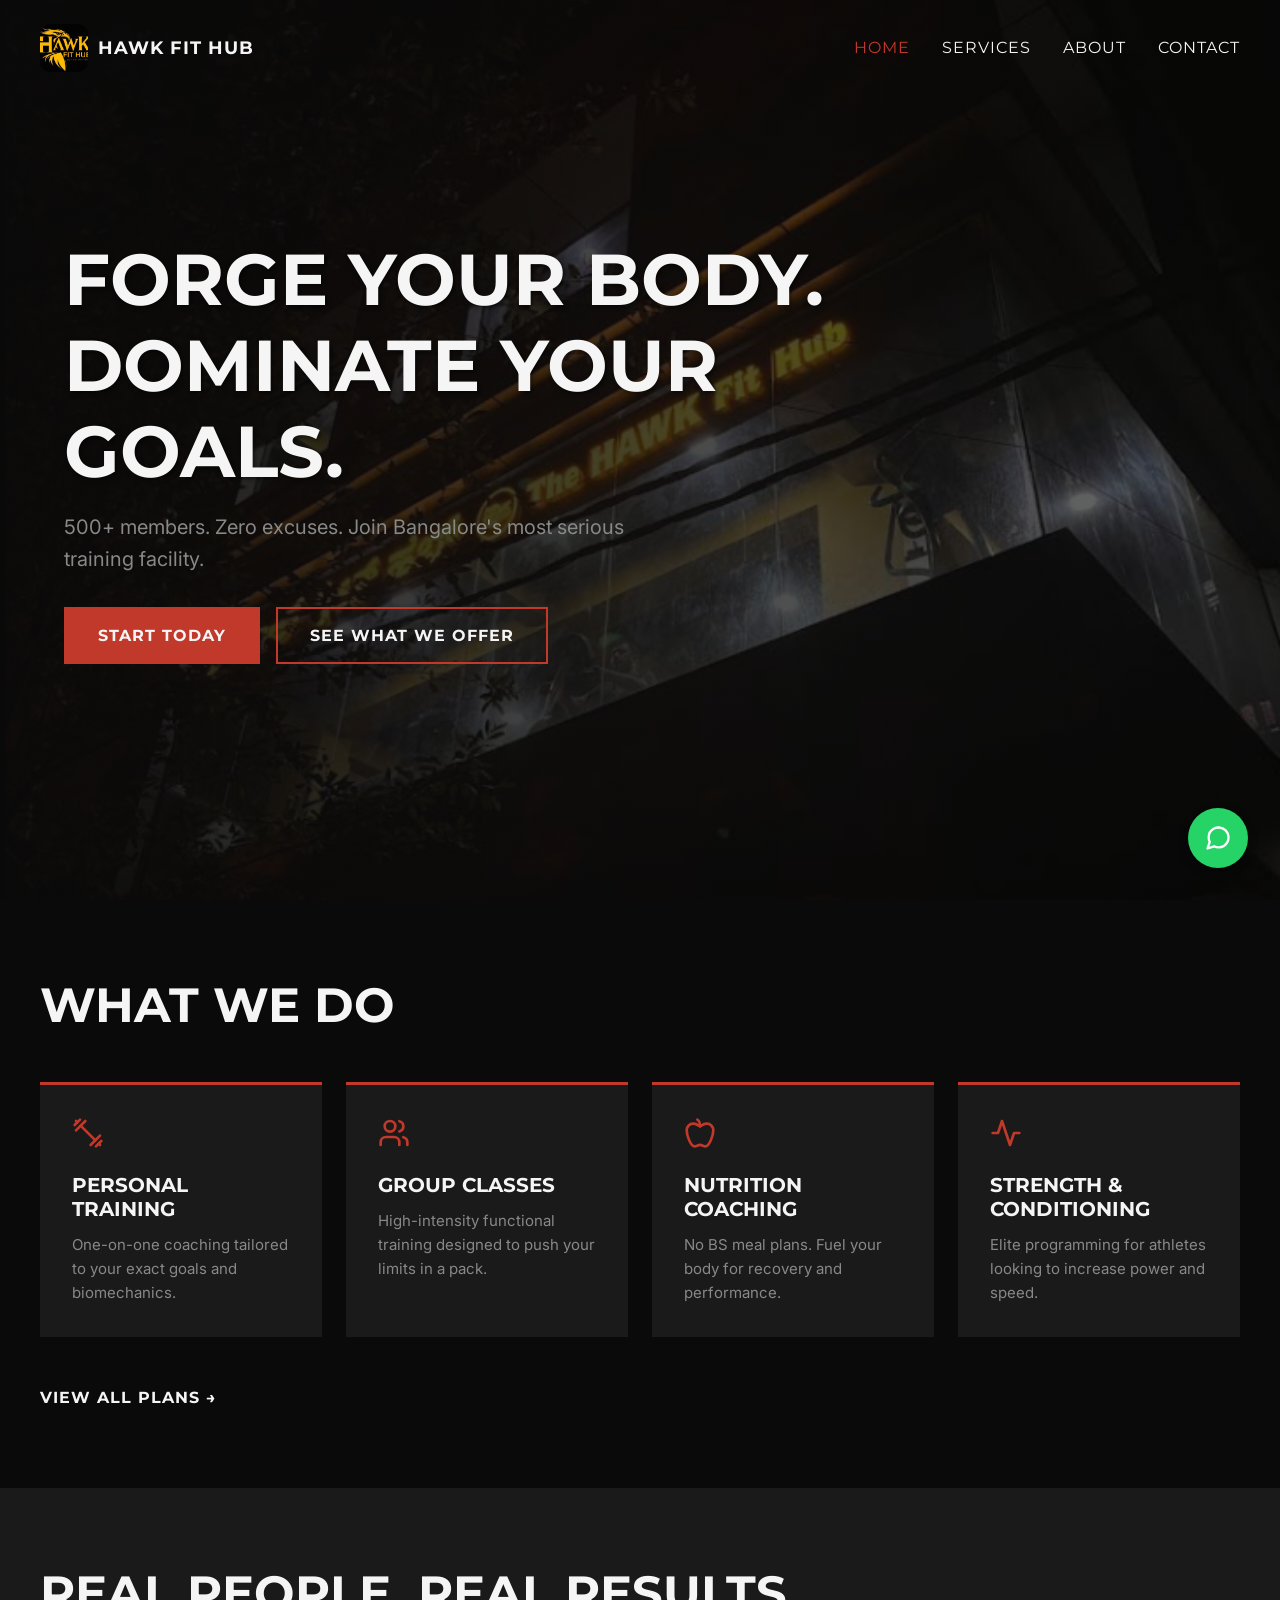
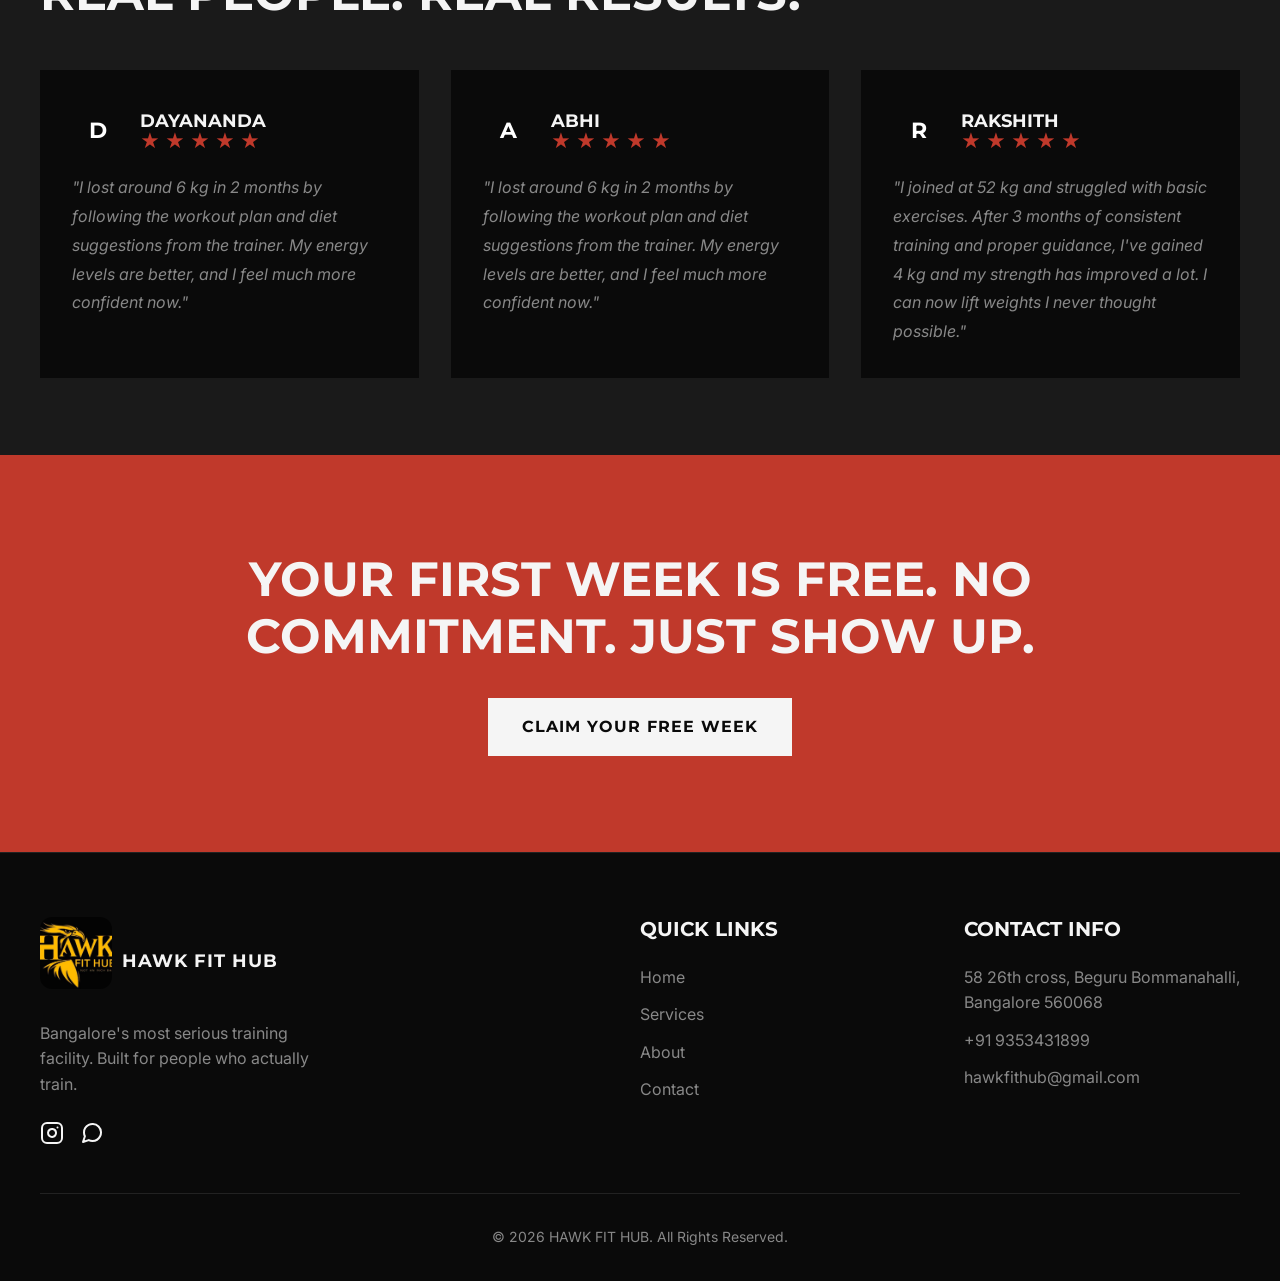
<file: frontend/index.html>
<!DOCTYPE html>
<html lang="en">
<head>
    <meta charset="UTF-8">
    <meta name="viewport" content="width=device-width, initial-scale=1.0">
    <title>HAWK FIT HUB| Home — Bangalore's Premier Gym</title>
    <meta name="description" content="Forge your body and dominate your goals at HAWK FIT HUB. Join Bangalore's most serious training facility with elite personal training and group classes.">
    
    <!-- Open Graph Meta Tags -->
    <meta property="og:title" content="HAWK FIT HUB | Home — Bangalore's Premier Gym">
    <meta property="og:description" content="Forge your body and dominate your goals at HAWK FIT HUB. Join Bangalore's most serious training facility.">
    <meta property="og:image" content="assets/images/hero-bg.png">
    <meta property="og:type" content="website">

    <!-- Google Fonts: Montserrat (700) & Inter (400) -->
    <link rel="preconnect" href="https://fonts.googleapis.com">
    <link rel="preconnect" href="https://fonts.gstatic.com" crossorigin>
    <link href="https://fonts.googleapis.com/css2?family=Inter:wght@400&family=Montserrat:wght@700&display=swap" rel="stylesheet">
    
    <!-- Stylesheet -->
    <link rel="stylesheet" href="css/style.css">

    <!-- Favicon -->
    <link rel="icon" type="image/png" href="assets/images/logo.png">
</head>
<body>

    <!-- NAVBAR -->
    <header class="header">
        <div class="container header__container">
            <a href="index.html" class="logo" aria-label="HAWK FIT HUB Home">
                <img src="assets/images/logo.png" alt="HAWK FIT HUB Logo" class="logo__img">
                <span class="logo__name">HAWK <span class="logo__name-highlight">FIT HUB</span></span>
            </a>

            <button class="nav-toggle" aria-controls="primary-navigation" aria-expanded="false" aria-label="Toggle navigation">
                <span class="hamburger"></span>
            </button>

            <nav class="nav" id="primary-navigation">
                <ul class="nav__list">
                    <li class="nav__item"><a href="index.html" class="nav__link active">Home</a></li>
                    <li class="nav__item"><a href="services.html" class="nav__link">Services</a></li>
                    <li class="nav__item"><a href="about.html" class="nav__link">About</a></li>
                    <li class="nav__item"><a href="contact.html" class="nav__link">Contact</a></li>
                </ul>
            </nav>
        </div>
    </header>

    <main>
        <!-- HERO SECTION -->
        <section class="hero scroll-animate">
            <div class="hero__bg-image" style="background-image: url('assets/images/home-bg.png');" aria-hidden="true"></div>
            <div class="hero__overlay"></div>
            <div class="container hero__container">
                <h1 class="hero__title">Forge Your Body.<br>Dominate Your Goals.</h1>
                <p class="hero__subtitle">500+ members. Zero excuses. Join Bangalore's most serious training facility.</p>
                <div class="hero__actions">
                    <a href="contact.html" class="btn btn--primary">Start Today</a>
                    <a href="services.html" class="btn btn--secondary">See What We Offer</a>
                </div>
            </div>
        </section>

        <!-- SERVICES SECTION PREVIEW -->
        <section class="services-preview scroll-animate">
            <div class="container">
                <h2 class="section-title">What We Do</h2>
                
                <div class="grid services-grid">
                    <!-- Card 1 -->
                    <article class="card service-card">
                        <div class="service-card__icon">
                            <!-- Dumbbell SVG -->
                            <svg xmlns="http://www.w3.org/2000/svg" width="32" height="32" viewBox="0 0 24 24" fill="none" stroke="currentColor" stroke-width="2" stroke-linecap="round" stroke-linejoin="round" aria-hidden="true"><path d="m6.5 6.5 11 11"/><path d="m21 21-1-1"/><path d="m3 3 1 1"/><path d="m18 22 4-4"/><path d="m2 6 4-4"/><path d="m3 10 7-7"/><path d="m14 21 7-7"/></svg>
                        </div>
                        <h3 class="service-card__title">Personal Training</h3>
                        <p class="service-card__desc">One-on-one coaching tailored to your exact goals and biomechanics.</p>
                    </article>
                    
                    <!-- Card 2 -->
                    <article class="card service-card">
                        <div class="service-card__icon">
                            <!-- Users SVG -->
                            <svg xmlns="http://www.w3.org/2000/svg" width="32" height="32" viewBox="0 0 24 24" fill="none" stroke="currentColor" stroke-width="2" stroke-linecap="round" stroke-linejoin="round" aria-hidden="true"><path d="M16 21v-2a4 4 0 0 0-4-4H6a4 4 0 0 0-4 4v2"/><circle cx="9" cy="7" r="4"/><path d="M22 21v-2a4 4 0 0 0-3-3.87"/><path d="M16 3.13a4 4 0 0 1 0 7.75"/></svg>
                        </div>
                        <h3 class="service-card__title">Group Classes</h3>
                        <p class="service-card__desc">High-intensity functional training designed to push your limits in a pack.</p>
                    </article>
                    
                    <!-- Card 3 -->
                    <article class="card service-card">
                        <div class="service-card__icon">
                            <!-- Apple/Nutrition SVG -->
                            <svg xmlns="http://www.w3.org/2000/svg" width="32" height="32" viewBox="0 0 24 24" fill="none" stroke="currentColor" stroke-width="2" stroke-linecap="round" stroke-linejoin="round" aria-hidden="true"><path d="M12 20.94c1.5 0 2.75 1.06 4 1.06 3 0 6-8 6-12.22A4.91 4.91 0 0 0 17 5c-2.22 0-4 1.44-5 2-1-.56-2.78-2-5-2a4.9 4.9 0 0 0-5 4.78C2 14 5 22 8 22c1.25 0 2.5-1.06 4-1.06Z"/><path d="M10 2c1 .5 2 2 2 5"/></svg>
                        </div>
                        <h3 class="service-card__title">Nutrition Coaching</h3>
                        <p class="service-card__desc">No BS meal plans. Fuel your body for recovery and performance.</p>
                    </article>

                    <!-- Card 4 -->
                    <article class="card service-card">
                        <div class="service-card__icon">
                            <!-- Activity/Strength SVG -->
                            <svg xmlns="http://www.w3.org/2000/svg" width="32" height="32" viewBox="0 0 24 24" fill="none" stroke="currentColor" stroke-width="2" stroke-linecap="round" stroke-linejoin="round" aria-hidden="true"><polyline points="22 12 18 12 15 21 9 3 6 12 2 12"/></svg>
                        </div>
                        <h3 class="service-card__title">Strength & Conditioning</h3>
                        <p class="service-card__desc">Elite programming for athletes looking to increase power and speed.</p>
                    </article>
                </div>

                <div class="services-preview__actions">
                    <a href="services.html" class="link-forward">View All Plans &rarr;</a>
                </div>
            </div>
        </section>

        <!-- TESTIMONIALS SECTION -->
        <section class="testimonials scroll-animate">
            <div class="container">
                <h2 class="section-title">Real People. Real Results.</h2>
                
                <div class="testimonials-scroll-container">
                    <div class="grid testimonials-grid">
                        <!-- Testimonial 1 -->
                        <article class="card testimonial-card">
                            <div class="testimonial-card__header">
                                <div class="testimonial-card__avatar testimonial-card__initials">D</div>
                                <div class="testimonial-card__meta">
                                    <h3 class="testimonial-card__name">Dayananda</h3>
                                    <div class="testimonial-card__rating" aria-label="5 out of 5 stars">
                                        <span class="star" aria-hidden="true">★</span>
                                        <span class="star" aria-hidden="true">★</span>
                                        <span class="star" aria-hidden="true">★</span>
                                        <span class="star" aria-hidden="true">★</span>
                                        <span class="star" aria-hidden="true">★</span>
                                    </div>
                                </div>
                            </div>
                            <blockquote class="testimonial-card__quote">
                                "I lost around 6 kg in 2 months by following the workout plan and diet suggestions from the trainer. My energy levels are better, and I feel much more confident now."
                            </blockquote>
                        </article>

                        <!-- Testimonial 2 -->
                        <article class="card testimonial-card">
                            <div class="testimonial-card__header">
                                <div class="testimonial-card__avatar testimonial-card__initials">A</div>
                                <div class="testimonial-card__meta">
                                    <h3 class="testimonial-card__name">Abhi</h3>
                                    <div class="testimonial-card__rating" aria-label="5 out of 5 stars">
                                        <span class="star" aria-hidden="true">★</span>
                                        <span class="star" aria-hidden="true">★</span>
                                        <span class="star" aria-hidden="true">★</span>
                                        <span class="star" aria-hidden="true">★</span>
                                        <span class="star" aria-hidden="true">★</span>
                                    </div>
                                </div>
                            </div>
                            <blockquote class="testimonial-card__quote">
                                "I lost around 6 kg in 2 months by following the workout plan and diet suggestions from the trainer. My energy levels are better, and I feel much more confident now."
                            </blockquote>
                        </article>

                        <!-- Testimonial 3 -->
                        <article class="card testimonial-card">
                            <div class="testimonial-card__header">
                                <div class="testimonial-card__avatar testimonial-card__initials">R</div>
                                <div class="testimonial-card__meta">
                                    <h3 class="testimonial-card__name">Rakshith</h3>
                                    <div class="testimonial-card__rating" aria-label="5 out of 5 stars">
                                        <span class="star" aria-hidden="true">★</span>
                                        <span class="star" aria-hidden="true">★</span>
                                        <span class="star" aria-hidden="true">★</span>
                                        <span class="star" aria-hidden="true">★</span>
                                        <span class="star" aria-hidden="true">★</span>
                                    </div>
                                </div>
                            </div>
                            <blockquote class="testimonial-card__quote">
                                "I joined at 52 kg and struggled with basic exercises. After 3 months of consistent training and proper guidance, I've gained 4 kg and my strength has improved a lot. I can now lift weights I never thought possible."
                            </blockquote>
                        </article>
                        </article>
                    </div>
                </div>
            </div>
        </section>

        <!-- CTA BANNER -->
        <section class="cta-banner scroll-animate">
            <div class="container cta-banner__container">
                <h2 class="cta-banner__title">Your First Week Is Free. No Commitment. Just Show Up.</h2>
                <a href="contact.html" class="btn btn--white">Claim Your Free Week</a>
            </div>
        </section>
    </main>

    <!-- FOOTER -->
    <footer class="footer">
        <div class="container">
            <div class="footer__grid">
                <div class="footer__brand">
                    <a href="index.html" class="logo" aria-label="HAWK FIT HUB Home">
                        <img src="assets/images/logo.png" alt="HAWK FIT HUB Logo" class="logo__img">
                <span class="logo__name">HAWK <span class="logo__name-highlight">FIT HUB</span></span>
                    </a>
                    <p class="footer__tagline">Bangalore's most serious training facility. Built for people who actually train.</p>
                    <div class="footer__socials">
                        <a href="https://www.instagram.com/the_hawk_fit_hub?igsh=dXppMDlpM3NiemNj" class="social-icon" aria-label="Instagram" target="_blank" rel="noopener noreferrer">
                            <svg xmlns="http://www.w3.org/2000/svg" width="24" height="24" viewBox="0 0 24 24" fill="none" stroke="currentColor" stroke-width="2" stroke-linecap="round" stroke-linejoin="round" aria-hidden="true"><rect x="2" y="2" width="20" height="20" rx="5" ry="5"/><path d="M16 11.37A4 4 0 1 1 12.63 8 4 4 0 0 1 16 11.37z"/><line x1="17.5" y1="6.5" x2="17.51" y2="6.5"/></svg>
                        </a>
                        <a href="https://chat.whatsapp.com/H2py6tObTTh8CZz2gb2GZh?mode=gi_ttsApp" class="social-icon" aria-label="WhatsApp Group" target="_blank" rel="noopener noreferrer">
                            <svg xmlns="http://www.w3.org/2000/svg" width="24" height="24" viewBox="0 0 24 24" fill="none" stroke="currentColor" stroke-width="2" stroke-linecap="round" stroke-linejoin="round" aria-hidden="true"><path d="M21 11.5a8.38 8.38 0 0 1-.9 3.8 8.5 8.5 0 0 1-7.6 4.7 8.38 8.38 0 0 1-3.8-.9L3 21l1.9-5.7a8.38 8.38 0 0 1-.9-3.8 8.5 8.5 0 0 1 4.7-7.6 8.38 8.38 0 0 1 3.8-.9h.5a8.48 8.48 0 0 1 8 8v.5z"/></svg>
                        </a>

                    </div>
                </div>
                
                <div class="footer__links">
                    <h3 class="footer__heading">Quick Links</h3>
                    <ul class="footer__list">
                        <li><a href="index.html">Home</a></li>
                        <li><a href="services.html">Services</a></li>
                        <li><a href="about.html">About</a></li>
                        <li><a href="contact.html">Contact</a></li>
                    </ul>
                </div>

                <div class="footer__contact">
                    <h3 class="footer__heading">Contact Info</h3>
                    <ul class="footer__list">
                        <li>58 26th cross, Beguru Bommanahalli, Bangalore 560068</li>
                        <li><a href="tel:+919353431899">+91 9353431899</a></li>
                        <li><a href="mailto:hawkfithub@gmail.com">hawkfithub@gmail.com</a></li>
                    </ul>
                </div>
            </div>
            
            <hr class="footer__divider">
            
            <div class="footer__bottom">
                <p>&copy; 2026 HAWK FIT HUB. All Rights Reserved.</p>
            </div>
        </div>
    </footer>

    <!-- FLOATING WHATSAPP BUTTON -->
    <a href="https://chat.whatsapp.com/H2py6tObTTh8CZz2gb2GZh?mode=gi_ttsApp" class="whatsapp-float" aria-label="Chat with us on WhatsApp" target="_blank" rel="noopener noreferrer">
        <svg xmlns="http://www.w3.org/2000/svg" width="28" height="28" viewBox="0 0 24 24" fill="none" stroke="currentColor" stroke-width="2" stroke-linecap="round" stroke-linejoin="round" aria-hidden="true"><path d="M21 11.5a8.38 8.38 0 0 1-.9 3.8 8.5 8.5 0 0 1-7.6 4.7 8.38 8.38 0 0 1-3.8-.9L3 21l1.9-5.7a8.38 8.38 0 0 1-.9-3.8 8.5 8.5 0 0 1 4.7-7.6 8.38 8.38 0 0 1 3.8-.9h.5a8.48 8.48 0 0 1 8 8v.5z"/></svg>
    </a>

    <!-- Scripts -->
    <script src="js/main.js"></script>
</body>
</html>
</file>
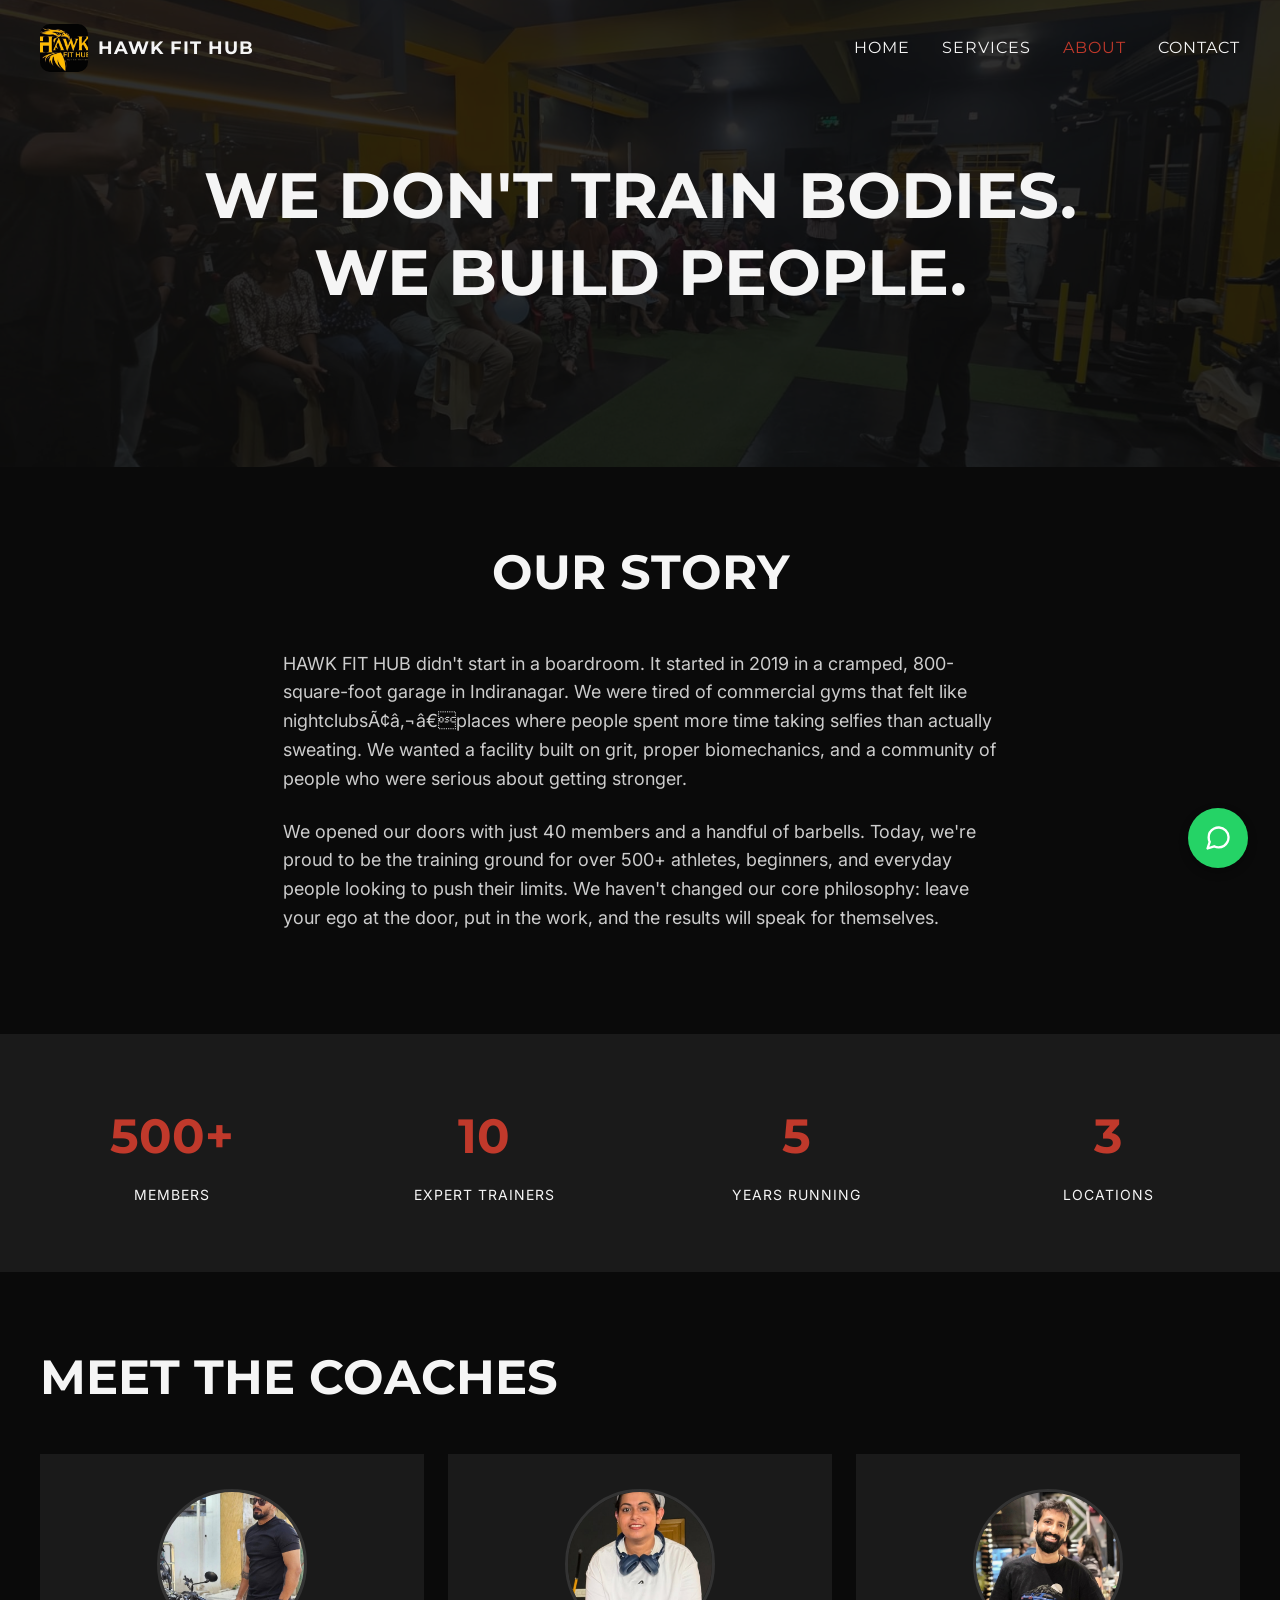
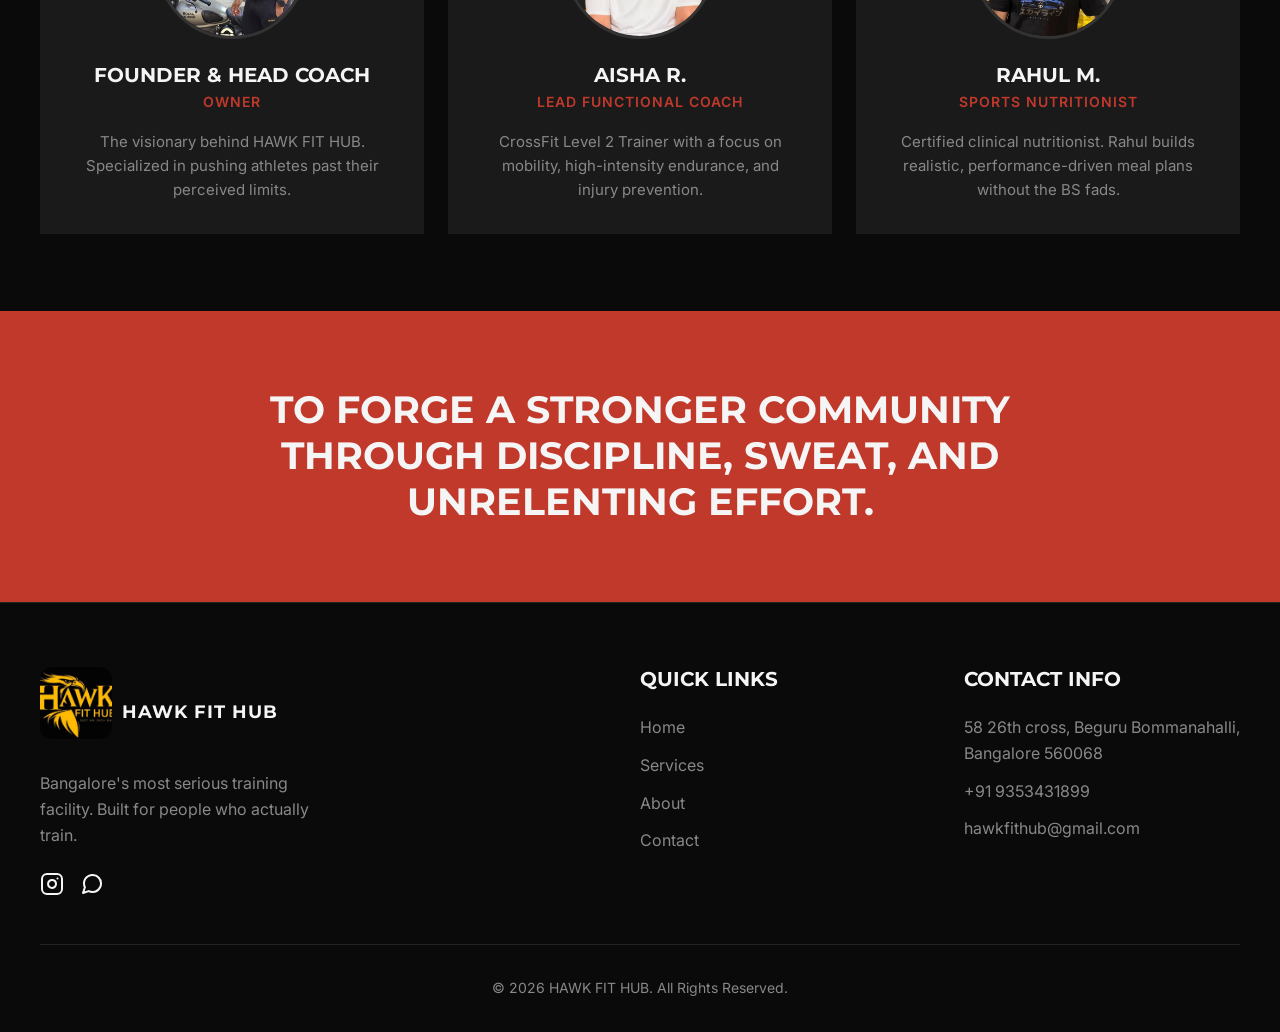
<file: frontend/about.html>
<!DOCTYPE html>
<html lang="en">
<head>
    <meta charset="UTF-8">
    <meta name="viewport" content="width=device-width, initial-scale=1.0">
    <title>HAWK FIT HUB | About Us</title>
    <meta name="description" content="Founded in 2019, HAWK FIT HUB is Bangalore's premier training facility. We don't train bodies, we build people.">
    
    <!-- Open Graph Meta Tags -->
    <meta property="og:title" content="HAWK FIT HUB | About Us">
    <meta property="og:description" content="Learn more about Bangalore's most serious training facility.">
    <meta property="og:image" content="assets/images/about-hero.png">
    <meta property="og:type" content="website">

    <!-- Google Fonts -->
    <link rel="preconnect" href="https://fonts.googleapis.com">
    <link rel="preconnect" href="https://fonts.gstatic.com" crossorigin>
    <link href="https://fonts.googleapis.com/css2?family=Inter:wght@400;600&family=Montserrat:wght@700&display=swap" rel="stylesheet">
    
    <!-- Stylesheet -->
    <link rel="stylesheet" href="css/style.css">

    <!-- Favicon -->
    <link rel="icon" type="image/png" href="assets/images/logo.png">
</head>
<body>

    <!-- NAVBAR -->
    <header class="header">
        <div class="container header__container">
            <a href="index.html" class="logo" aria-label="HAWK FIT HUB Home">
                <img src="assets/images/logo.png" alt="HAWK FIT HUB Logo" class="logo__img">
                <span class="logo__name">HAWK <span class="logo__name-highlight">FIT HUB</span></span>
            </a>

            <button class="nav-toggle" aria-controls="primary-navigation" aria-expanded="false" aria-label="Toggle navigation">
                <span class="hamburger"></span>
            </button>

            <nav class="nav" id="primary-navigation">
                <ul class="nav__list">
                    <li class="nav__item"><a href="index.html" class="nav__link">Home</a></li>
                    <li class="nav__item"><a href="services.html" class="nav__link">Services</a></li>
                    <li class="nav__item"><a href="about.html" class="nav__link active">About</a></li>
                    <li class="nav__item"><a href="contact.html" class="nav__link">Contact</a></li>
                </ul>
            </nav>
        </div>
    </header>

    <main class="page-about">
        <!-- ABOUT HERO SECTION -->
        <section class="about-hero scroll-animate">
            <div class="about-hero__bg" style="background-image: url('assets/images/about-bg.jpg');" aria-hidden="true"></div>
            <div class="about-hero__overlay"></div>
            <div class="container about-hero__container">
                <h1 class="about-hero__title">We Don't Train Bodies.<br>We Build People.</h1>
            </div>
        </section>

        <!-- OUR STORY -->
        <section class="story scroll-animate">
            <div class="container story__container">
                <h2 class="section-title">Our Story</h2>
                <div class="story__content">
                    <p>HAWK FIT HUB didn't start in a boardroom. It started in 2019 in a cramped, 800-square-foot garage in Indiranagar. We were tired of commercial gyms that felt like nightclubsÃ¢â‚¬â€places where people spent more time taking selfies than actually sweating. We wanted a facility built on grit, proper biomechanics, and a community of people who were serious about getting stronger.</p>
                    <p>We opened our doors with just 40 members and a handful of barbells. Today, we're proud to be the training ground for over 500+ athletes, beginners, and everyday people looking to push their limits. We haven't changed our core philosophy: leave your ego at the door, put in the work, and the results will speak for themselves.</p>
                </div>
            </div>
        </section>

        <!-- STATS BAR -->
        <section class="stats scroll-animate">
            <div class="container">
                <div class="grid stats-grid">
                    <div class="stat-item">
                        <span class="stat-item__number">500+</span>
                        <span class="stat-item__label">Members</span>
                    </div>
                    <div class="stat-item">
                        <span class="stat-item__number">10</span>
                        <span class="stat-item__label">Expert Trainers</span>
                    </div>
                    <div class="stat-item">
                        <span class="stat-item__number">5</span>
                        <span class="stat-item__label">Years Running</span>
                    </div>
                    <div class="stat-item">
                        <span class="stat-item__number">3</span>
                        <span class="stat-item__label">Locations</span>
                    </div>
                </div>
            </div>
        </section>

        <!-- TEAM SECTION -->
        <section class="team scroll-animate">
            <div class="container">
                <h2 class="section-title">Meet The Coaches</h2>
                <div class="grid team-grid">
                    
                    <!-- Trainer 1 -->
                    <article class="card trainer-card">
                        <img src="assets/images/hero.jpeg" alt="Founder & Head Coach" class="trainer-card__avatar" loading="lazy">
                        <h3 class="trainer-card__name">Founder & Head Coach</h3>
                        <p class="trainer-card__title">Owner</p>
                        <p class="trainer-card__bio">The visionary behind HAWK FIT HUB. Specialized in pushing athletes past their perceived limits.</p>
                    </article>

                    <!-- Trainer 2 -->
                    <article class="card trainer-card">
                        <img src="assets/images/trainer-2.png" alt="Aisha R. - Lead Functional Coach" class="trainer-card__avatar" loading="lazy">
                        <h3 class="trainer-card__name">Aisha R.</h3>
                        <p class="trainer-card__title">Lead Functional Coach</p>
                        <p class="trainer-card__bio">CrossFit Level 2 Trainer with a focus on mobility, high-intensity endurance, and injury prevention.</p>
                    </article>

                    <!-- Trainer 3 -->
                    <article class="card trainer-card">
                        <img src="assets/images/trainer-3.png" alt="Rahul M. - Sports Nutritionist" class="trainer-card__avatar" loading="lazy">
                        <h3 class="trainer-card__name">Rahul M.</h3>
                        <p class="trainer-card__title">Sports Nutritionist</p>
                        <p class="trainer-card__bio">Certified clinical nutritionist. Rahul builds realistic, performance-driven meal plans without the BS fads.</p>
                    </article>

                </div>
            </div>
        </section>

        <!-- MISSION BANNER -->
        <section class="mission-banner scroll-animate">
            <div class="container">
                <h2 class="mission-banner__text">To forge a stronger community through discipline, sweat, and unrelenting effort.</h2>
            </div>
        </section>

    </main>

    <!-- FOOTER -->
    <footer class="footer">
        <div class="container">
            <div class="footer__grid">
                <div class="footer__brand">
                    <a href="index.html" class="logo" aria-label="HAWK FIT HUB Home">
                        <img src="assets/images/logo.png" alt="HAWK FIT HUB Logo" class="logo__img">
                <span class="logo__name">HAWK <span class="logo__name-highlight">FIT HUB</span></span>
                    </a>
                    <p class="footer__tagline">Bangalore's most serious training facility. Built for people who actually train.</p>
                    <div class="footer__socials">
                        <a href="https://www.instagram.com/the_hawk_fit_hub?igsh=dXppMDlpM3NiemNj" class="social-icon" aria-label="Instagram" target="_blank" rel="noopener noreferrer">
                            <svg xmlns="http://www.w3.org/2000/svg" width="24" height="24" viewBox="0 0 24 24" fill="none" stroke="currentColor" stroke-width="2" stroke-linecap="round" stroke-linejoin="round" aria-hidden="true"><rect x="2" y="2" width="20" height="20" rx="5" ry="5"/><path d="M16 11.37A4 4 0 1 1 12.63 8 4 4 0 0 1 16 11.37z"/><line x1="17.5" y1="6.5" x2="17.51" y2="6.5"/></svg>
                        </a>
                        <a href="https://chat.whatsapp.com/H2py6tObTTh8CZz2gb2GZh?mode=gi_ttsApp" class="social-icon" aria-label="WhatsApp Group" target="_blank" rel="noopener noreferrer">
                            <svg xmlns="http://www.w3.org/2000/svg" width="24" height="24" viewBox="0 0 24 24" fill="none" stroke="currentColor" stroke-width="2" stroke-linecap="round" stroke-linejoin="round" aria-hidden="true"><path d="M21 11.5a8.38 8.38 0 0 1-.9 3.8 8.5 8.5 0 0 1-7.6 4.7 8.38 8.38 0 0 1-3.8-.9L3 21l1.9-5.7a8.38 8.38 0 0 1-.9-3.8 8.5 8.5 0 0 1 4.7-7.6 8.38 8.38 0 0 1 3.8-.9h.5a8.48 8.48 0 0 1 8 8v.5z"/></svg>
                        </a>

                    </div>
                </div>
                
                <div class="footer__links">
                    <h3 class="footer__heading">Quick Links</h3>
                    <ul class="footer__list">
                        <li><a href="index.html">Home</a></li>
                        <li><a href="services.html">Services</a></li>
                        <li><a href="about.html">About</a></li>
                        <li><a href="contact.html">Contact</a></li>
                    </ul>
                </div>

                <div class="footer__contact">
                    <h3 class="footer__heading">Contact Info</h3>
                    <ul class="footer__list">
                           <li>58 26th cross, Beguru Bommanahalli, Bangalore 560068</li>
                        <li><a href="tel:+919353431899">+91 9353431899</a></li>
                        <li><a href="mailto:hawkfithub@gmail.com">hawkfithub@gmail.com</a></li>
                    </ul>
                </div>
            </div>
            
            <hr class="footer__divider">
            
            <div class="footer__bottom">
                <p>&copy; 2026 HAWK FIT HUB. All Rights Reserved.</p>
            </div>
        </div>
    </footer>

    <!-- FLOATING WHATSAPP BUTTON -->
    <a href="https://chat.whatsapp.com/H2py6tObTTh8CZz2gb2GZh?mode=gi_ttsApp" class="whatsapp-float" aria-label="Chat with us on WhatsApp" target="_blank" rel="noopener noreferrer">
        <svg xmlns="http://www.w3.org/2000/svg" width="28" height="28" viewBox="0 0 24 24" fill="none" stroke="currentColor" stroke-width="2" stroke-linecap="round" stroke-linejoin="round" aria-hidden="true"><path d="M21 11.5a8.38 8.38 0 0 1-.9 3.8 8.5 8.5 0 0 1-7.6 4.7 8.38 8.38 0 0 1-3.8-.9L3 21l1.9-5.7a8.38 8.38 0 0 1-.9-3.8 8.5 8.5 0 0 1 4.7-7.6 8.38 8.38 0 0 1 3.8-.9h.5a8.48 8.48 0 0 1 8 8v.5z"/></svg>
    </a>

    <!-- Scripts -->
    <script src="js/main.js"></script>
</body>
</html>
</file>
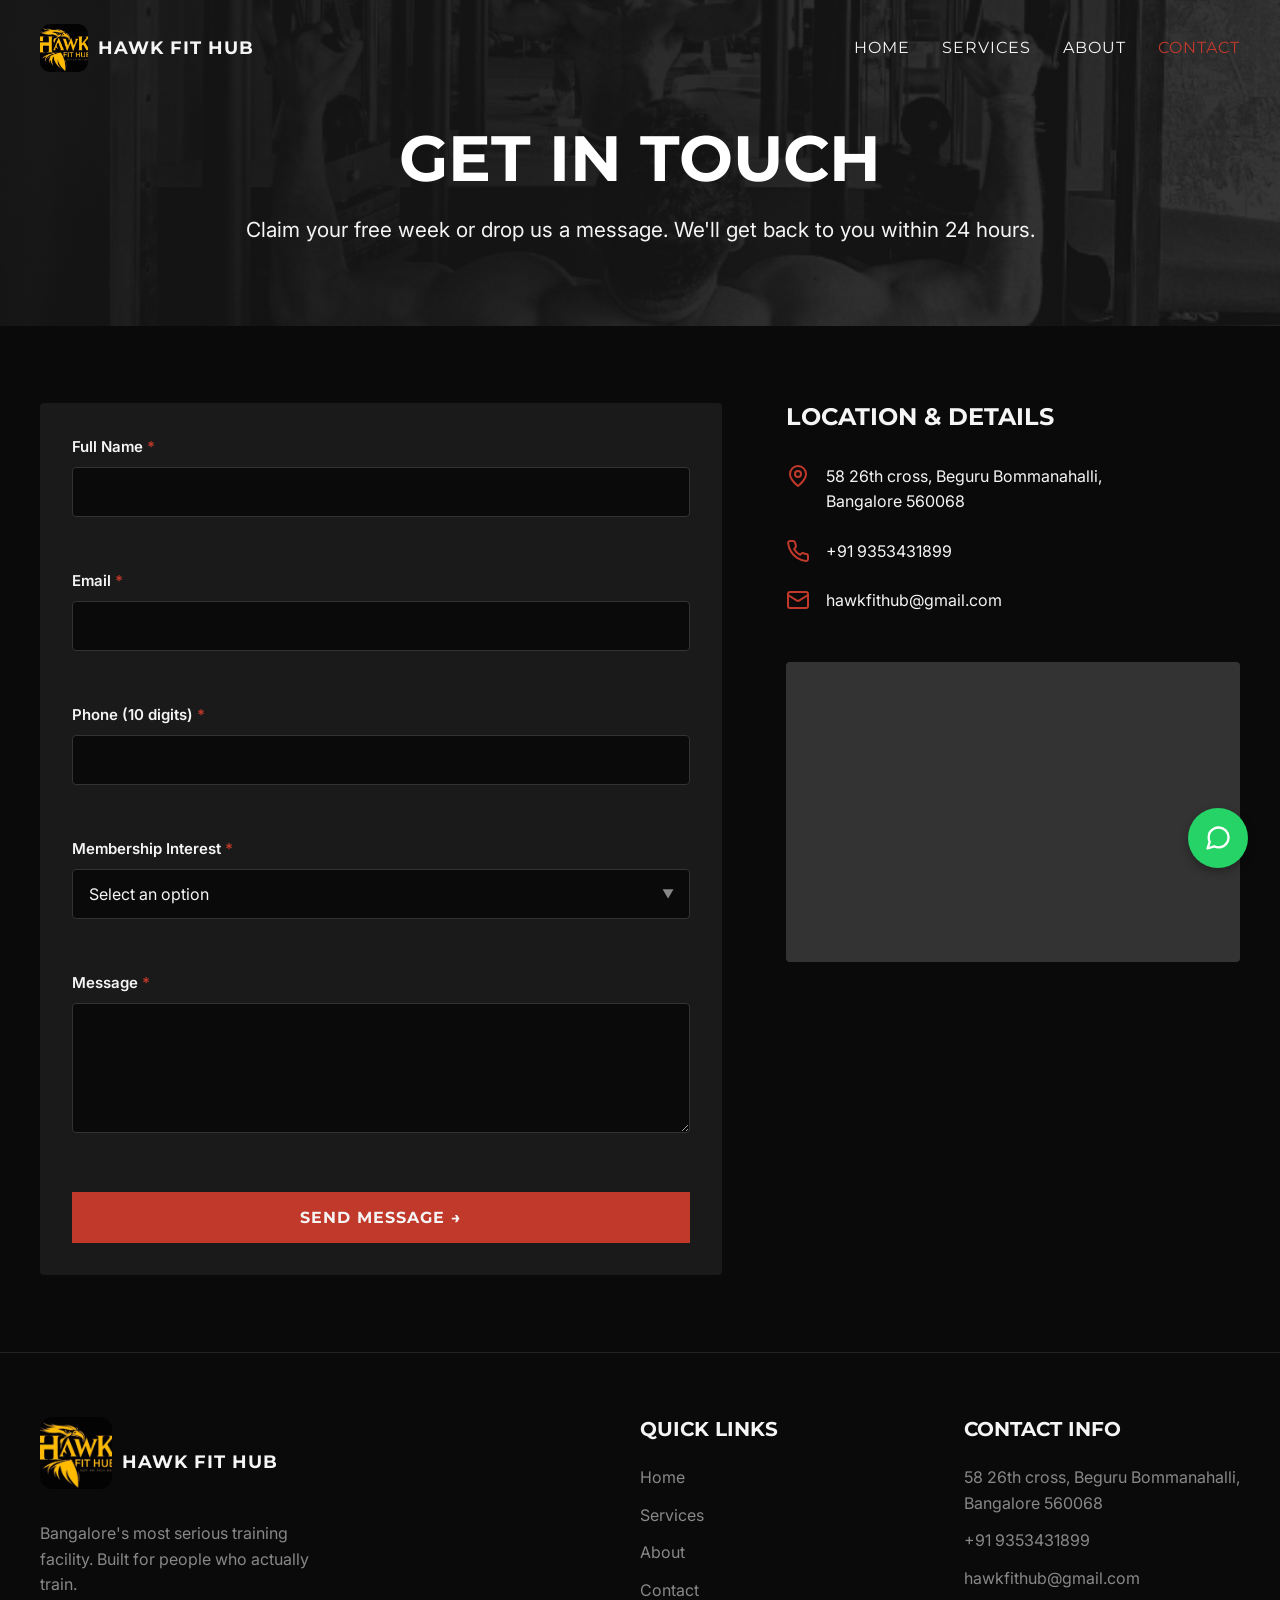
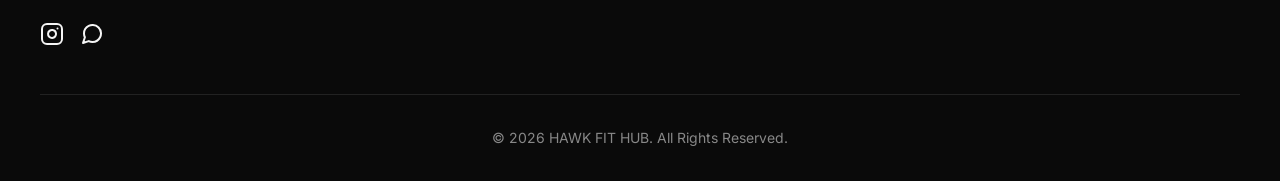
<file: frontend/contact.html>
<!DOCTYPE html>
<html lang="en">
<head>
    <meta charset="UTF-8">
    <meta name="viewport" content="width=device-width, initial-scale=1.0">
    <title>HAWK FIT HUB | Contact Us</title>
    <meta name="description" content="Get in touch with HAWK FIT HUB. Claim your free week, ask about our memberships, or find our Bangalore location.">
    
    <!-- Open Graph Meta Tags -->
    <meta property="og:title" content="HAWK FIT HUB | Contact Us">
    <meta property="og:description" content="Get in touch with Bangalore's premier training facility.">
    <meta property="og:image" content="assets/images/hero-bg.png">
    <meta property="og:type" content="website">

    <!-- Google Fonts -->
    <link rel="preconnect" href="https://fonts.googleapis.com">
    <link rel="preconnect" href="https://fonts.gstatic.com" crossorigin>
    <link href="https://fonts.googleapis.com/css2?family=Inter:wght@400;600&family=Montserrat:wght@700&display=swap" rel="stylesheet">
    
    <!-- Stylesheet -->
    <link rel="stylesheet" href="css/style.css">

    <!-- Favicon -->
    <link rel="icon" type="image/png" href="assets/images/logo.png">
</head>
<body>

    <!-- NAVBAR -->
    <header class="header">
        <div class="container header__container">
            <a href="index.html" class="logo" aria-label="HAWK FIT HUB Home">
                <img src="assets/images/logo.png" alt="HAWK FIT HUB Logo" class="logo__img">
                <span class="logo__name">HAWK <span class="logo__name-highlight">FIT HUB</span></span>
            </a>

            <button class="nav-toggle" aria-controls="primary-navigation" aria-expanded="false" aria-label="Toggle navigation">
                <span class="hamburger"></span>
            </button>

            <nav class="nav" id="primary-navigation">
                <ul class="nav__list">
                    <li class="nav__item"><a href="index.html" class="nav__link">Home</a></li>
                    <li class="nav__item"><a href="services.html" class="nav__link">Services</a></li>
                    <li class="nav__item"><a href="about.html" class="nav__link">About</a></li>
                    <li class="nav__item"><a href="contact.html" class="nav__link active">Contact</a></li>
                </ul>
            </nav>
        </div>
    </header>

    <main class="page-contact">
        <!-- PAGE HEADER -->
        <header class="page-header page-header--contact scroll-animate">
            <div class="container">
                <h1 class="page-header__title">Get In Touch</h1>
                <p class="page-header__subtitle">Claim your free week or drop us a message. We'll get back to you within 24 hours.</p>
            </div>
        </header>

        <!-- CONTACT SECTION -->
        <section class="contact scroll-animate">
            <div class="container">
                <div class="contact__grid">
                    
                    <!-- LEFT: FORM -->
                    <div class="contact__form-wrapper">
                        <!-- 'novalidate' turns off the browser's default ugly validation so our JS can take over -->
                        <form id="contact-form" class="form" novalidate>
                            
                            <!-- Success Banner (Hidden by default, shown via JS) -->
                            <div id="form-success" class="form__success" aria-live="polite" hidden>
                                Got it! We'll reach out within 24 hours.
                            </div>

                            <div class="form__group">
                                <label for="name" class="form__label">Full Name <span aria-hidden="true">*</span></label>
                                <input type="text" id="name" name="name" class="form__input" required aria-required="true">
                                <div class="form__error" id="name-error" aria-live="polite"></div>
                            </div>

                            <div class="form__group">
                                <label for="email" class="form__label">Email <span aria-hidden="true">*</span></label>
                                <input type="email" id="email" name="email" class="form__input" required aria-required="true">
                                <div class="form__error" id="email-error" aria-live="polite"></div>
                            </div>

                            <div class="form__group">
                                <label for="phone" class="form__label">Phone (10 digits) <span aria-hidden="true">*</span></label>
                                <input type="tel" id="phone" name="phone" class="form__input" required aria-required="true">
                                <div class="form__error" id="phone-error" aria-live="polite"></div>
                            </div>

                            <div class="form__group">
                                <label for="plan" class="form__label">Membership Interest <span aria-hidden="true">*</span></label>
                                <div class="form__select-wrapper">
                                    <select id="plan" name="plan" class="form__select" required aria-required="true">
                                        <option value="" disabled selected>Select an option</option>
                                        <option value="basic">Basic Plan</option>
                                        <option value="pro">Pro Plan</option>
                                        <option value="elite">Elite Plan</option>
                                        <option value="enquiry">Just Enquiring</option>
                                    </select>
                                </div>
                                <div class="form__error" id="plan-error" aria-live="polite"></div>
                            </div>

                            <div class="form__group">
                                <label for="message" class="form__label">Message <span aria-hidden="true">*</span></label>
                                <textarea id="message" name="message" class="form__textarea" rows="5" required aria-required="true"></textarea>
                                <div class="form__error" id="message-error" aria-live="polite"></div>
                            </div>

                            <button type="submit" class="btn btn--primary btn--full form__submit">
                                <span>Send Message &rarr;</span>
                            </button>
                        </form>
                    </div>

                    <!-- RIGHT: INFO & MAP -->
                    <div class="contact__info">
                        <div class="contact__details">
                            <h2 class="contact__info-title">Location & Details</h2>
                            
                            <address class="contact__address">
                                <div class="contact__detail-item">
                                    <svg xmlns="http://www.w3.org/2000/svg" width="24" height="24" viewBox="0 0 24 24" fill="none" stroke="currentColor" stroke-width="2" stroke-linecap="round" stroke-linejoin="round" aria-hidden="true"><path d="M20 10c0 6-8 12-8 12s-8-6-8-12a8 8 0 0 1 16 0Z"/><circle cx="12" cy="10" r="3"/></svg>
                                    <span>58 26th cross, Beguru Bommanahalli,<br>Bangalore 560068</span>
                                </div>
                                
                                <div class="contact__detail-item">
                                    <svg xmlns="http://www.w3.org/2000/svg" width="24" height="24" viewBox="0 0 24 24" fill="none" stroke="currentColor" stroke-width="2" stroke-linecap="round" stroke-linejoin="round" aria-hidden="true"><path d="M22 16.92v3a2 2 0 0 1-2.18 2 19.79 19.79 0 0 1-8.63-3.07 19.5 19.5 0 0 1-6-6 19.79 19.79 0 0 1-3.07-8.67A2 2 0 0 1 4.11 2h3a2 2 0 0 1 2 1.72 12.84 12.84 0 0 0 .7 2.81 2 2 0 0 1-.45 2.11L8.09 9.91a16 16 0 0 0 6 6l1.27-1.27a2 2 0 0 1 2.11-.45 12.84 12.84 0 0 0 2.81.7A2 2 0 0 1 22 16.92z"/></svg>
                                    <a href="tel:+919353431899">+91 9353431899</a>
                                </div>

                                <div class="contact__detail-item">
                                    <svg xmlns="http://www.w3.org/2000/svg" width="24" height="24" viewBox="0 0 24 24" fill="none" stroke="currentColor" stroke-width="2" stroke-linecap="round" stroke-linejoin="round" aria-hidden="true"><rect width="20" height="16" x="2" y="4" rx="2"/><path d="m22 7-8.97 5.7a1.94 1.94 0 0 1-2.06 0L2 7"/></svg>
                                    <a href="mailto:hawkfithub@gmail.com">hawkfithub@gmail.com</a>
                                </div>
                            </address>
                        </div>

                        <div class="contact__map">
                            <!-- Google Maps iframe placeholder. Replace 'src' with actual embed URL -->
                            <iframe 
                                src="https://www.google.com/maps/embed?pb=!1m18!1m12!1m3!1d3889.4105994365923!2d77.62891467512132!3d12.88129848742585!2m3!1f0!2f0!3f0!3m2!1i1024!2i768!4f13.1!3m3!1m2!1s0x3bae15645dbe445b%3A0xd014b25783a1e7e2!2sThe%20HAWK%20Fit%20Hub!5e0!3m2!1sen!2sin!4v1777469313395!5m2!1sen!2sin" 
                                width="100%" 
                                height="100%" 
                                allowfullscreen="" 
                                loading="lazy" 
                                referrerpolicy="no-referrer-when-downgrade"
                                aria-label="Map showing HAWK FIT HUB location in Indiranagar">
                            </iframe>
                        </div>
                    </div>
                </div>
            </div>
        </section>
    </main>

    <!-- FOOTER -->
    <footer class="footer">
        <div class="container">
            <div class="footer__grid">
                <div class="footer__brand">
                    <a href="index.html" class="logo" aria-label="HAWK FIT HUB Home">
                        <img src="assets/images/logo.png" alt="HAWK FIT HUB Logo" class="logo__img">
                <span class="logo__name">HAWK <span class="logo__name-highlight">FIT HUB</span></span>
                    </a>
                    <p class="footer__tagline">Bangalore's most serious training facility. Built for people who actually train.</p>
                    <div class="footer__socials">
                        <a href="https://www.instagram.com/the_hawk_fit_hub?igsh=dXppMDlpM3NiemNj" class="social-icon" aria-label="Instagram" target="_blank" rel="noopener noreferrer">
                            <svg xmlns="http://www.w3.org/2000/svg" width="24" height="24" viewBox="0 0 24 24" fill="none" stroke="currentColor" stroke-width="2" stroke-linecap="round" stroke-linejoin="round" aria-hidden="true"><rect x="2" y="2" width="20" height="20" rx="5" ry="5"/><path d="M16 11.37A4 4 0 1 1 12.63 8 4 4 0 0 1 16 11.37z"/><line x1="17.5" y1="6.5" x2="17.51" y2="6.5"/></svg>
                        </a>
                        <a href="https://chat.whatsapp.com/H2py6tObTTh8CZz2gb2GZh?mode=gi_ttsApp" class="social-icon" aria-label="WhatsApp Group" target="_blank" rel="noopener noreferrer">
                            <svg xmlns="http://www.w3.org/2000/svg" width="24" height="24" viewBox="0 0 24 24" fill="none" stroke="currentColor" stroke-width="2" stroke-linecap="round" stroke-linejoin="round" aria-hidden="true"><path d="M21 11.5a8.38 8.38 0 0 1-.9 3.8 8.5 8.5 0 0 1-7.6 4.7 8.38 8.38 0 0 1-3.8-.9L3 21l1.9-5.7a8.38 8.38 0 0 1-.9-3.8 8.5 8.5 0 0 1 4.7-7.6 8.38 8.38 0 0 1 3.8-.9h.5a8.48 8.48 0 0 1 8 8v.5z"/></svg>
                        </a>

                    </div>
                </div>
                
                <div class="footer__links">
                    <h3 class="footer__heading">Quick Links</h3>
                    <ul class="footer__list">
                        <li><a href="index.html">Home</a></li>
                        <li><a href="services.html">Services</a></li>
                        <li><a href="about.html">About</a></li>
                        <li><a href="contact.html">Contact</a></li>
                    </ul>
                </div>

                <div class="footer__contact">
                    <h3 class="footer__heading">Contact Info</h3>
                    <ul class="footer__list">
                        <li>58 26th cross, Beguru Bommanahalli, Bangalore 560068</li>
                        <li><a href="tel:+91 9353431899">+91 9353431899</a></li>
                        <li><a href="mailto:hawkfithub@gmail.com">hawkfithub@gmail.com</a></li>
                    </ul>
                </div>
            </div>
            
            <hr class="footer__divider">
            
            <div class="footer__bottom">
                <p>&copy; 2026 HAWK FIT HUB. All Rights Reserved.</p>
            </div>
        </div>
    </footer>

    <!-- FLOATING WHATSAPP BUTTON -->
    <a href="https://chat.whatsapp.com/H2py6tObTTh8CZz2gb2GZh?mode=gi_ttsApp" class="whatsapp-float" aria-label="Chat with us on WhatsApp" target="_blank" rel="noopener noreferrer">
        <svg xmlns="http://www.w3.org/2000/svg" width="28" height="28" viewBox="0 0 24 24" fill="none" stroke="currentColor" stroke-width="2" stroke-linecap="round" stroke-linejoin="round" aria-hidden="true"><path d="M21 11.5a8.38 8.38 0 0 1-.9 3.8 8.5 8.5 0 0 1-7.6 4.7 8.38 8.38 0 0 1-3.8-.9L3 21l1.9-5.7a8.38 8.38 0 0 1-.9-3.8 8.5 8.5 0 0 1 4.7-7.6 8.38 8.38 0 0 1 3.8-.9h.5a8.48 8.48 0 0 1 8 8v.5z"/></svg>
    </a>

    <!-- Scripts -->
    <script src="js/main.js"></script>
</body>
</html>
</file>
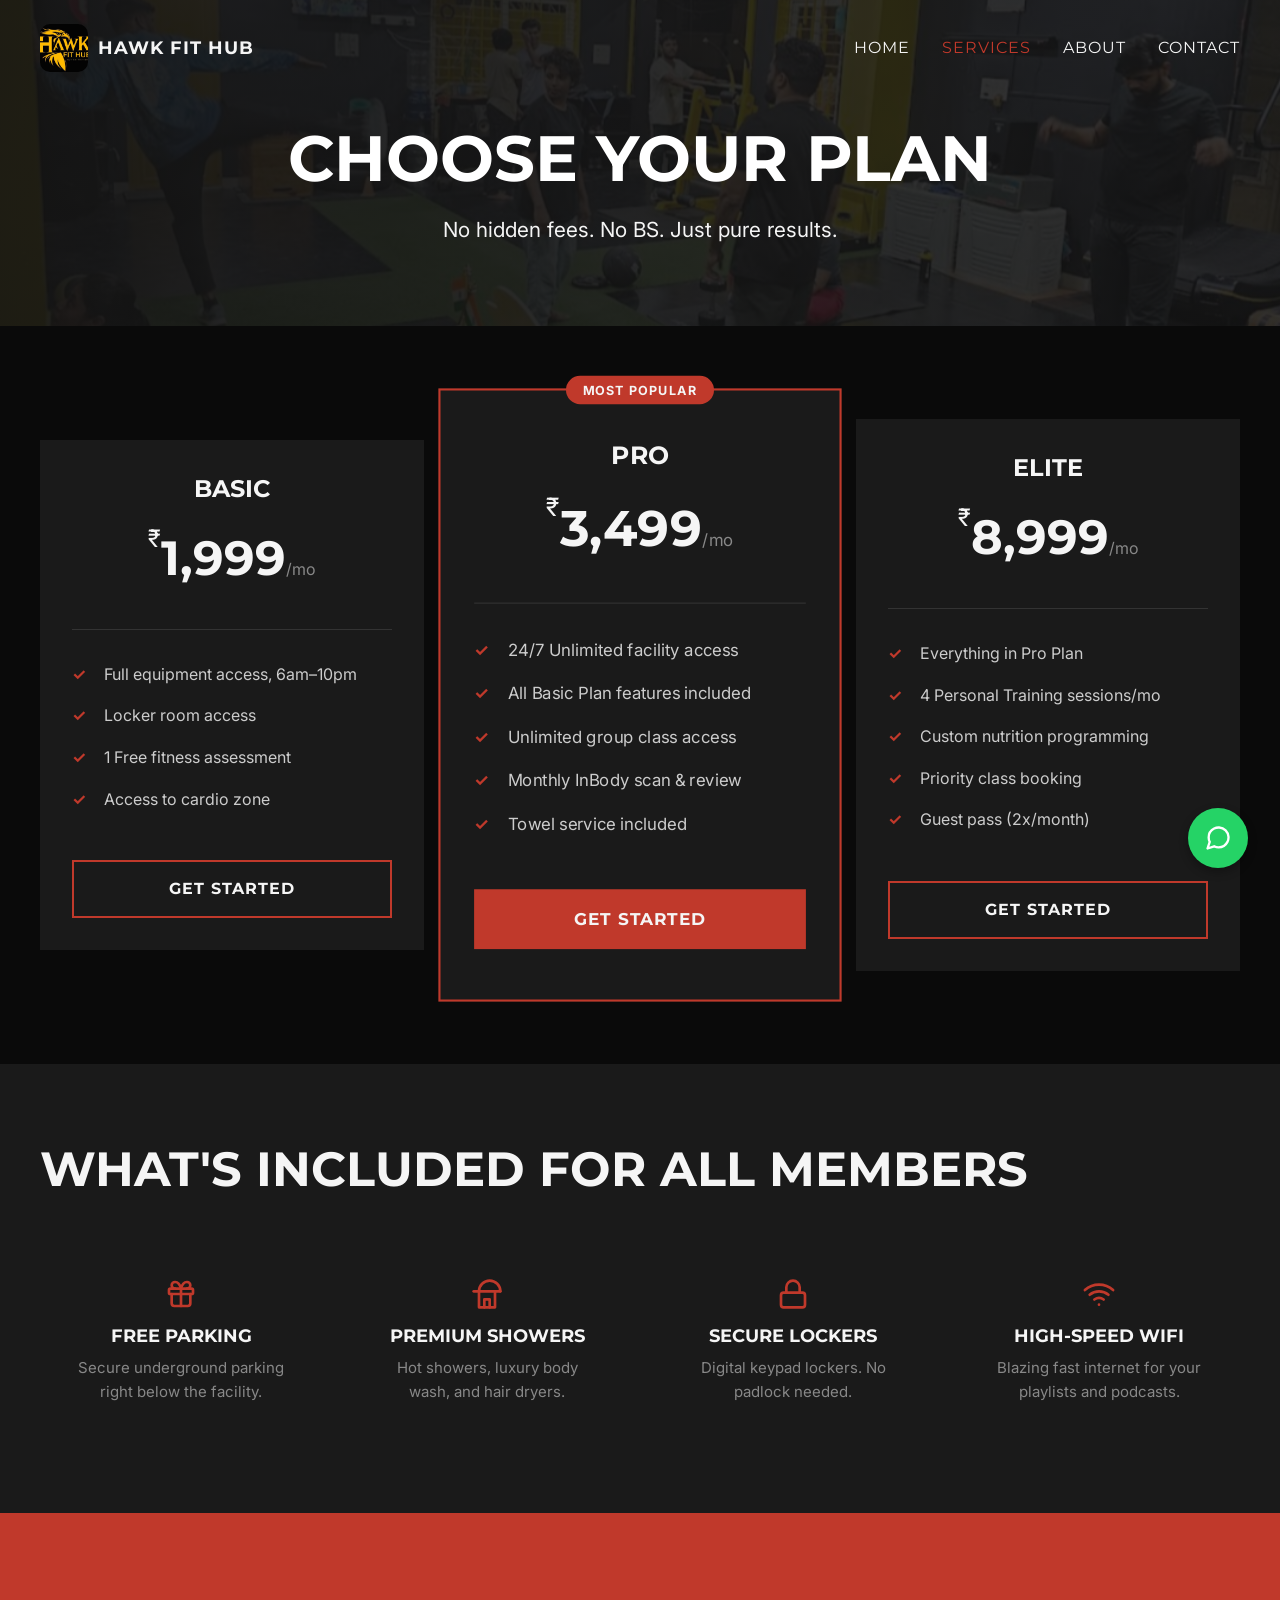
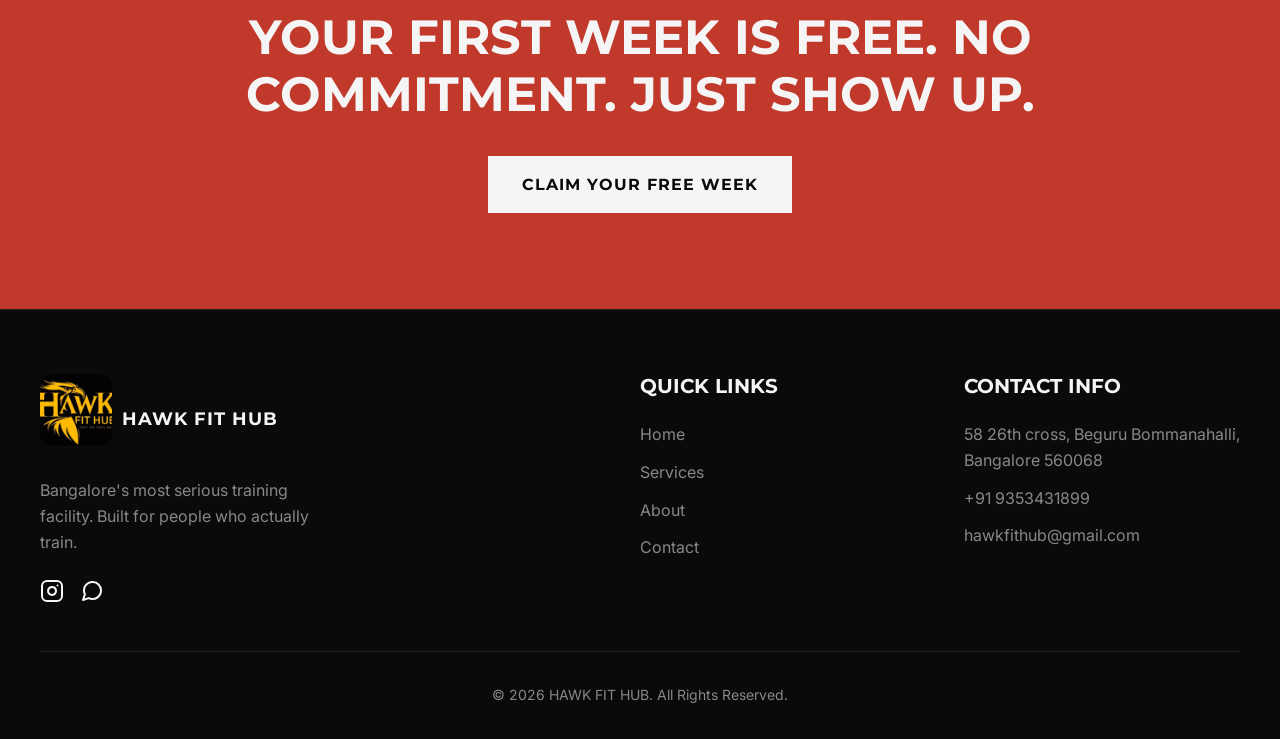
<file: frontend/services.html>
<!DOCTYPE html>
<html lang="en">
<head>
    <meta charset="UTF-8">
    <meta name="viewport" content="width=device-width, initial-scale=1.0">
    <title>HAWK FIT HUB | Memberships & Services</title>
    <meta name="description" content="View HAWK FIT HUB memberships and plans. From full equipment access to elite personal training, choose the tier that fits your goals.">
    
    <!-- Open Graph Meta Tags -->
    <meta property="og:title" content="HAWK FIT HUB | Memberships">
    <meta property="og:description" content="Choose your plan and start building your legacy.">
    <meta property="og:image" content="assets/images/hero-bg.jpg">
    <meta property="og:type" content="website">

    <!-- Google Fonts: Montserrat (700) & Inter (400, 600) -->
    <link rel="preconnect" href="https://fonts.googleapis.com">
    <link rel="preconnect" href="https://fonts.gstatic.com" crossorigin>
    <link href="https://fonts.googleapis.com/css2?family=Inter:wght@400;600&family=Montserrat:wght@700&display=swap" rel="stylesheet">
    
    <!-- Stylesheet -->
    <link rel="stylesheet" href="css/style.css">

    <!-- Favicon -->
    <link rel="icon" type="image/png" href="assets/images/logo.png">
</head>
<body>

    <!-- NAVBAR -->
    <header class="header">
        <div class="container header__container">
            <a href="index.html" class="logo" aria-label="HAWK FIT HUB Home">
                <img src="assets/images/logo.png" alt="HAWK FIT HUB Logo" class="logo__img">
                <span class="logo__name">HAWK <span class="logo__name-highlight">FIT HUB</span></span>
            </a>

            <button class="nav-toggle" aria-controls="primary-navigation" aria-expanded="false" aria-label="Toggle navigation">
                <span class="hamburger"></span>
            </button>

            <nav class="nav" id="primary-navigation">
                <ul class="nav__list">
                    <li class="nav__item"><a href="index.html" class="nav__link">Home</a></li>
                    <li class="nav__item"><a href="services.html" class="nav__link active">Services</a></li>
                    <li class="nav__item"><a href="about.html" class="nav__link">About</a></li>
                    <li class="nav__item"><a href="contact.html" class="nav__link">Contact</a></li>
                </ul>
            </nav>
        </div>
    </header>

    <main class="page-services">
        <!-- PAGE HEADER -->
        <header class="page-header page-header--services scroll-animate">
            <div class="container">
                <h1 class="page-header__title">Choose Your Plan</h1>
                <p class="page-header__subtitle">No hidden fees. No BS. Just pure results.</p>
            </div>
        </header>

        <!-- PRICING SECTION -->
        <section class="pricing scroll-animate">
            <div class="container">
                <div class="grid pricing-grid">
                    
                    <!-- BASIC PLAN -->
                    <article class="card pricing-card">
                        <header class="pricing-card__header">
                            <h2 class="pricing-card__title">Basic</h2>
                            <div class="pricing-card__price">
                                <span class="currency">₹</span><span class="amount">1,999</span><span class="period">/mo</span>
                            </div>
                        </header>
                        <ul class="pricing-card__features">
                            <li>Full equipment access, 6am–10pm</li>
                            <li>Locker room access</li>
                            <li>1 Free fitness assessment</li>
                            <li>Access to cardio zone</li>
                        </ul>
                        <div class="pricing-card__action">
                            <a href="contact.html?plan=basic" class="btn btn--secondary btn--full">Get Started</a>
                        </div>
                    </article>

                    <!-- PRO PLAN (Most Popular) -->
                    <article class="card pricing-card pricing-card--featured">
                        <div class="badge-popular">Most Popular</div>
                        <header class="pricing-card__header">
                            <h2 class="pricing-card__title">Pro</h2>
                            <div class="pricing-card__price">
                                <span class="currency">₹</span><span class="amount">3,499</span><span class="period">/mo</span>
                            </div>
                        </header>
                        <ul class="pricing-card__features">
                            <li>24/7 Unlimited facility access</li>
                            <li>All Basic Plan features included</li>
                            <li>Unlimited group class access</li>
                            <li>Monthly InBody scan & review</li>
                            <li>Towel service included</li>
                        </ul>
                        <div class="pricing-card__action">
                            <a href="contact.html?plan=pro" class="btn btn--primary btn--full">Get Started</a>
                        </div>
                    </article>

                    <!-- ELITE PLAN -->
                    <article class="card pricing-card">
                        <header class="pricing-card__header">
                            <h2 class="pricing-card__title">Elite</h2>
                            <div class="pricing-card__price">
                                <span class="currency">₹</span><span class="amount">8,999</span><span class="period">/mo</span>
                            </div>
                        </header>
                        <ul class="pricing-card__features">
                            <li>Everything in Pro Plan</li>
                            <li>4 Personal Training sessions/mo</li>
                            <li>Custom nutrition programming</li>
                            <li>Priority class booking</li>
                            <li>Guest pass (2x/month)</li>
                        </ul>
                        <div class="pricing-card__action">
                            <a href="contact.html?plan=elite" class="btn btn--secondary btn--full">Get Started</a>
                        </div>
                    </article>

                </div>
            </div>
        </section>

        <!-- WHAT'S INCLUDED SECTION -->
        <section class="included scroll-animate">
            <div class="container">
                <h2 class="section-title">What's Included For All Members</h2>
                <div class="grid included-grid">
                    
                    <div class="included-item">
                        <svg xmlns="http://www.w3.org/2000/svg" width="32" height="32" viewBox="0 0 24 24" fill="none" stroke="currentColor" stroke-width="2" stroke-linecap="round" stroke-linejoin="round" aria-hidden="true"><rect x="3" y="8" width="18" height="4" rx="1"/><path d="M12 8v13"/><path d="M19 12v7a2 2 0 0 1-2 2H7a2 2 0 0 1-2-2v-7"/><path d="M7.5 8a2.5 2.5 0 0 1 0-5A4.8 8 0 0 1 12 8a4.8 8 0 0 1 4.5-5 2.5 2.5 0 0 1 0 5"/></svg>
                        <h3 class="included-item__title">Free Parking</h3>
                        <p class="included-item__desc">Secure underground parking right below the facility.</p>
                    </div>

                    <div class="included-item">
                        <svg xmlns="http://www.w3.org/2000/svg" width="32" height="32" viewBox="0 0 24 24" fill="none" stroke="currentColor" stroke-width="2" stroke-linecap="round" stroke-linejoin="round" aria-hidden="true"><path d="M22 10a8 8 0 0 0-8-8 8 8 0 0 0-8 8"/><path d="M6 10v12h12V10"/><path d="M2 10h20"/><path d="M10 22v-6h4v6"/></svg>
                        <h3 class="included-item__title">Premium Showers</h3>
                        <p class="included-item__desc">Hot showers, luxury body wash, and hair dryers.</p>
                    </div>

                    <div class="included-item">
                        <svg xmlns="http://www.w3.org/2000/svg" width="32" height="32" viewBox="0 0 24 24" fill="none" stroke="currentColor" stroke-width="2" stroke-linecap="round" stroke-linejoin="round" aria-hidden="true"><rect x="3" y="11" width="18" height="11" rx="2" ry="2"/><path d="M7 11V7a5 5 0 0 1 10 0v4"/></svg>
                        <h3 class="included-item__title">Secure Lockers</h3>
                        <p class="included-item__desc">Digital keypad lockers. No padlock needed.</p>
                    </div>

                    <div class="included-item">
                        <svg xmlns="http://www.w3.org/2000/svg" width="32" height="32" viewBox="0 0 24 24" fill="none" stroke="currentColor" stroke-width="2" stroke-linecap="round" stroke-linejoin="round" aria-hidden="true"><path d="M5 12.55a11 11 0 0 1 14.08 0"/><path d="M1.42 9a16 16 0 0 1 21.16 0"/><path d="M8.53 16.11a6 6 0 0 1 6.95 0"/><line x1="12" y1="20" x2="12.01" y2="20"/></svg>
                        <h3 class="included-item__title">High-Speed WiFi</h3>
                        <p class="included-item__desc">Blazing fast internet for your playlists and podcasts.</p>
                    </div>

                </div>
            </div>
        </section>

        <!-- CTA BANNER -->
        <section class="cta-banner scroll-animate">
            <div class="container cta-banner__container">
                <h2 class="cta-banner__title">Your First Week Is Free. No Commitment. Just Show Up.</h2>
                <a href="contact.html" class="btn btn--white">Claim Your Free Week</a>
            </div>
        </section>
    </main>

    <!-- FOOTER -->
    <footer class="footer">
        <div class="container">
            <div class="footer__grid">
                <div class="footer__brand">
                    <a href="index.html" class="logo" aria-label="HAWK FIT HUB Home">
                        <img src="assets/images/logo.png" alt="HAWK FIT HUB Logo" class="logo__img">
                <span class="logo__name">HAWK <span class="logo__name-highlight">FIT HUB</span></span>
                    </a>
                    <p class="footer__tagline">Bangalore's most serious training facility. Built for people who actually train.</p>
                    <div class="footer__socials">
                        <a href="https://www.instagram.com/the_hawk_fit_hub?igsh=dXppMDlpM3NiemNj" class="social-icon" aria-label="Instagram" target="_blank" rel="noopener noreferrer">
                            <svg xmlns="http://www.w3.org/2000/svg" width="24" height="24" viewBox="0 0 24 24" fill="none" stroke="currentColor" stroke-width="2" stroke-linecap="round" stroke-linejoin="round" aria-hidden="true"><rect x="2" y="2" width="20" height="20" rx="5" ry="5"/><path d="M16 11.37A4 4 0 1 1 12.63 8 4 4 0 0 1 16 11.37z"/><line x1="17.5" y1="6.5" x2="17.51" y2="6.5"/></svg>
                        </a>
                        <a href="https://chat.whatsapp.com/H2py6tObTTh8CZz2gb2GZh?mode=gi_ttsApp" class="social-icon" aria-label="WhatsApp Group" target="_blank" rel="noopener noreferrer">
                            <svg xmlns="http://www.w3.org/2000/svg" width="24" height="24" viewBox="0 0 24 24" fill="none" stroke="currentColor" stroke-width="2" stroke-linecap="round" stroke-linejoin="round" aria-hidden="true"><path d="M21 11.5a8.38 8.38 0 0 1-.9 3.8 8.5 8.5 0 0 1-7.6 4.7 8.38 8.38 0 0 1-3.8-.9L3 21l1.9-5.7a8.38 8.38 0 0 1-.9-3.8 8.5 8.5 0 0 1 4.7-7.6 8.38 8.38 0 0 1 3.8-.9h.5a8.48 8.48 0 0 1 8 8v.5z"/></svg>
                        </a>

                    </div>
                </div>
                
                <div class="footer__links">
                    <h3 class="footer__heading">Quick Links</h3>
                    <ul class="footer__list">
                        <li><a href="index.html">Home</a></li>
                        <li><a href="services.html">Services</a></li>
                        <li><a href="about.html">About</a></li>
                        <li><a href="contact.html">Contact</a></li>
                    </ul>
                </div>

                <div class="footer__contact">
                    <h3 class="footer__heading">Contact Info</h3>
                    <ul class="footer__list">
                    <li>58 26th cross, Beguru Bommanahalli, Bangalore 560068</li>
                        <li><a href="tel:+919353431899">+91 9353431899</a></li>
                        <li><a href="mailto:hawkfithub@gmail.com">hawkfithub@gmail.com</a></li>
                    </ul>
                </div>
            </div>
            
            <hr class="footer__divider">
            
            <div class="footer__bottom">
                <p>&copy; 2026 HAWK FIT HUB. All Rights Reserved.</p>
            </div>
        </div>
    </footer>

    <!-- FLOATING WHATSAPP BUTTON -->
    <a href="https://chat.whatsapp.com/H2py6tObTTh8CZz2gb2GZh?mode=gi_ttsApp" class="whatsapp-float" aria-label="Chat with us on WhatsApp" target="_blank" rel="noopener noreferrer">
        <svg xmlns="http://www.w3.org/2000/svg" width="28" height="28" viewBox="0 0 24 24" fill="none" stroke="currentColor" stroke-width="2" stroke-linecap="round" stroke-linejoin="round" aria-hidden="true"><path d="M21 11.5a8.38 8.38 0 0 1-.9 3.8 8.5 8.5 0 0 1-7.6 4.7 8.38 8.38 0 0 1-3.8-.9L3 21l1.9-5.7a8.38 8.38 0 0 1-.9-3.8 8.5 8.5 0 0 1 4.7-7.6 8.38 8.38 0 0 1 3.8-.9h.5a8.48 8.48 0 0 1 8 8v.5z"/></svg>
    </a>

    <!-- Scripts -->
    <script src="js/main.js"></script>
</body>
</html>
</file>
<file: frontend/css/style.css>
/* ==========================================================================
   1. VARIABLES & RESET
   ========================================================================== */
:root {
    /* Colors */
    --black: #0a0a0a;
    --dark-gray: #1a1a1a;
    --red: #c0392b;
    --white: #f5f5f5;
    --muted: #888888;
    --error: #e74c3c;
    --success: #2ecc71;
    --whatsapp: #25D366;

    /* Typography */
    --font-heading: 'Montserrat', sans-serif;
    --font-body: 'Inter', sans-serif;

    /* Spacing */
    --section-padding: clamp(3rem, 6vw, 6rem);
    --container-width: 1200px;
    
    /* Animation */
    --transition-fast: 0.2s ease;
    --transition-normal: 0.3s ease;
}

*, *::before, *::after {
    box-sizing: border-box;
    margin: 0;
    padding: 0;
}

html {
    font-size: 100%; /* 16px */
    scroll-behavior: smooth;
}

body {
    background-color: var(--black);
    color: var(--white);
    font-family: var(--font-body);
    line-height: 1.6;
    overflow-x: hidden;
    -webkit-font-smoothing: antialiased;
}

img, svg {
    display: block;
    max-width: 100%;
}

a {
    color: inherit;
    text-decoration: none;
    transition: color var(--transition-fast);
}

ul {
    list-style: none;
}

button {
    cursor: pointer;
    border: none;
    background: none;
    font-family: inherit;
}

/* ==========================================================================
   2. TYPOGRAPHY
   ========================================================================== */
h1, h2, h3, h4 {
    font-family: var(--font-heading);
    font-weight: 700;
    line-height: 1.2;
    text-transform: uppercase;
}

.section-title {
    font-size: clamp(2rem, 4vw, 3rem);
    margin-bottom: clamp(2rem, 4vw, 3rem);
    color: var(--white);
}

/* ==========================================================================
   3. GLOBAL LAYOUT & COMPONENTS
   ========================================================================== */
.container {
    width: 90%;
    max-width: var(--container-width);
    margin: 0 auto;
}

.grid {
    display: grid;
    gap: 1.5rem;
}

/* Buttons */
.btn {
    display: inline-flex;
    align-items: center;
    justify-content: center;
    padding: 0.875rem 2rem;
    font-family: var(--font-heading);
    font-size: 1rem;
    font-weight: 700;
    text-transform: uppercase;
    letter-spacing: 1px;
    transition: all var(--transition-normal);
    border: 2px solid transparent;
}

.btn--primary {
    background-color: var(--red);
    color: var(--white);
}

.btn--primary:hover {
    background-color: #a02d22;
}

.btn--secondary {
    background-color: transparent;
    border-color: var(--red);
    color: var(--white);
}

.btn--secondary:hover {
    background-color: var(--red);
}

.btn--white {
    background-color: var(--white);
    color: var(--black);
}

.btn--white:hover {
    background-color: #e0e0e0;
}

.btn--full {
    width: 100%;
}

/* Cards */
.card {
    background-color: var(--dark-gray);
    padding: 2rem;
    border-top: 3px solid transparent;
    transition: transform var(--transition-normal), border-color var(--transition-normal), box-shadow var(--transition-normal);
}

/* Scroll Animations */
.scroll-animate {
    opacity: 0;
    transform: translateY(20px);
    transition: opacity 0.6s ease, transform 0.6s ease;
}

.scroll-animate.visible {
    opacity: 1;
    transform: translateY(0);
}

/* ==========================================================================
   4. HEADER & NAVBAR
   ========================================================================== */
.header {
    position: fixed;
    top: 0;
    left: 0;
    width: 100%;
    z-index: 100;
    transition: background-color var(--transition-normal), padding var(--transition-normal);
    padding: 1.5rem 0;
    background-color: transparent;
}

.header.scrolled {
    background-color: rgba(10, 10, 10, 0.95);
    backdrop-filter: blur(10px);
    padding: 1rem 0;
    box-shadow: 0 4px 20px rgba(0, 0, 0, 0.5);
}

.header__container {
    display: flex;
    justify-content: space-between;
    align-items: center;
}

.logo {
    font-family: var(--font-heading);
    font-size: 1.5rem;
    font-weight: 700;
    text-transform: uppercase;
    letter-spacing: 2px;
}

.logo__highlight {
    color: var(--red);
}

.nav-toggle {
    display: block;
    width: 30px;
    height: 24px;
    position: relative;
    z-index: 101;
}

.hamburger {
    position: absolute;
    top: 50%;
    left: 0;
    width: 100%;
    height: 2px;
    background-color: var(--white);
    transform: translateY(-50%);
    transition: background-color var(--transition-fast);
}

.hamburger::before,
.hamburger::after {
    content: '';
    position: absolute;
    width: 100%;
    height: 2px;
    background-color: var(--white);
    left: 0;
    transition: transform var(--transition-normal);
}

.hamburger::before { top: -8px; }
.hamburger::after { bottom: -8px; }

/* Hamburger Active State */
.nav-toggle[aria-expanded="true"] .hamburger {
    background-color: transparent;
}
.nav-toggle[aria-expanded="true"] .hamburger::before {
    transform: translateY(8px) rotate(45deg);
}
.nav-toggle[aria-expanded="true"] .hamburger::after {
    transform: translateY(-8px) rotate(-45deg);
}

.nav {
    position: fixed;
    top: 0;
    right: -100%;
    width: 80%;
    max-width: 400px;
    height: 100vh;
    background-color: var(--dark-gray);
    padding: 6rem 2rem 2rem;
    transition: right var(--transition-normal);
    z-index: 99;
    box-shadow: -5px 0 15px rgba(0,0,0,0.5);
}

.nav.active {
    right: 0;
}

.nav__list {
    display: flex;
    flex-direction: column;
    gap: 2rem;
}

.nav__link {
    font-family: var(--font-heading);
    font-size: 1.5rem;
    text-transform: uppercase;
    letter-spacing: 1px;
}

.nav__link:hover, .nav__link.active {
    color: var(--red);
}

/* ==========================================================================
   5. FOOTER
   ========================================================================== */
.footer {
    background-color: var(--black);
    padding: 4rem 0 2rem;
    border-top: 1px solid #222;
}

.footer__grid {
    display: grid;
    gap: 3rem;
}

.footer__tagline {
    color: var(--muted);
    margin: 1rem 0 1.5rem;
    max-width: 300px;
}

.footer__socials {
    display: flex;
    gap: 1rem;
}

.social-icon {
    color: var(--white);
}

.social-icon:hover {
    color: var(--red);
}

.footer__heading {
    font-size: 1.25rem;
    margin-bottom: 1.5rem;
}

.footer__list {
    display: flex;
    flex-direction: column;
    gap: 0.75rem;
    color: var(--muted);
}

.footer__list a:hover {
    color: var(--white);
}

.footer__divider {
    border: 0;
    height: 1px;
    background-color: #222;
    margin: 3rem 0 2rem;
}

.footer__bottom {
    text-align: center;
    color: var(--muted);
    font-size: 0.875rem;
}

/* ==========================================================================
   6. PAGES - INDEX
   ========================================================================== */
.hero {
    position: relative;
    height: 100vh;
    display: flex;
    align-items: center;
}

.hero__bg-image {
    position: absolute;
    inset: 0;
    background-size: cover;
    background-position: center;
    z-index: -2;
}

.hero__overlay {
    position: absolute;
    inset: 0;
    background: linear-gradient(to right, rgba(10, 10, 10, 0.9) 0%, rgba(10, 10, 10, 0.6) 100%);
    z-index: -1;
}

.hero__container {
    max-width: 800px;
    margin: 0 auto 0 5%;
}

.hero__title {
    font-size: clamp(2.5rem, 6vw, 4.5rem);
    margin-bottom: 1rem;
    text-shadow: 2px 2px 4px rgba(0,0,0,0.5);
}

.hero__subtitle {
    font-size: clamp(1.125rem, 2vw, 1.25rem);
    color: var(--muted);
    margin-bottom: 2rem;
    max-width: 600px;
}

.hero__actions {
    display: flex;
    flex-direction: column;
    gap: 1rem;
}

.services-preview {
    padding: var(--section-padding) 0;
}

.service-card {
    border-top-color: var(--red);
}

.service-card:hover {
    transform: translateY(-5px);
    box-shadow: 0 10px 30px rgba(192, 57, 43, 0.15);
}

.service-card__icon {
    color: var(--red);
    margin-bottom: 1.5rem;
}

.service-card__title {
    font-size: 1.25rem;
    margin-bottom: 0.75rem;
}

.service-card__desc {
    color: var(--muted);
    font-size: 0.9375rem;
}

.services-preview__actions {
    margin-top: 3rem;
    text-align: left;
}

.link-forward {
    font-family: var(--font-heading);
    font-weight: 700;
    text-transform: uppercase;
    color: var(--white);
    letter-spacing: 1px;
}

.link-forward:hover {
    color: var(--red);
}

/* Testimonials */
.testimonials {
    padding: var(--section-padding) 0;
    background-color: var(--dark-gray);
}

.testimonials-scroll-container {
    display: flex;
    overflow-x: auto;
    scroll-snap-type: x mandatory;
    gap: 1.5rem;
    padding-bottom: 1rem; /* For scrollbar */
}

/* Hide scrollbar visually but keep functionality */
.testimonials-scroll-container::-webkit-scrollbar { height: 6px; }
.testimonials-scroll-container::-webkit-scrollbar-track { background: var(--black); }
.testimonials-scroll-container::-webkit-scrollbar-thumb { background: #333; border-radius: 3px; }

.testimonial-card {
    min-width: 85vw;
    scroll-snap-align: start;
    background-color: var(--black);
}

.testimonial-card__header {
    display: flex;
    align-items: center;
    gap: 1rem;
    margin-bottom: 1rem;
}

.testimonial-card__avatar {
    width: 60px;
    height: 60px;
    border-radius: 50%;
    object-fit: cover;
}

.testimonial-card__name {
    font-size: 1.125rem;
}

.testimonial-card__rating {
    color: var(--red);
    font-size: 1.2rem;
    line-height: 1;
}

.testimonial-card__quote {
    color: var(--muted);
    font-style: italic;
    line-height: 1.8;
}

/* CTA Banner */
.cta-banner {
    background-color: var(--red);
    padding: clamp(4rem, 8vw, 6rem) 0;
    text-align: center;
}

.cta-banner__title {
    font-size: clamp(2rem, 4vw, 3rem);
    margin-bottom: 2rem;
    max-width: 800px;
    margin-left: auto;
    margin-right: auto;
}

/* ==========================================================================
   7. PAGES - SERVICES
   ========================================================================== */
.page-header {
    padding: calc(80px + var(--section-padding)) 0 var(--section-padding);
    background-color: var(--dark-gray);
    text-align: center;
}

.page-header__title {
    font-size: clamp(2.5rem, 5vw, 4rem);
    margin-bottom: 1rem;
}

.page-header__subtitle {
    color: var(--muted);
    font-size: 1.125rem;
}

.pricing {
    padding: var(--section-padding) 0;
}

.pricing-card {
    position: relative;
    display: flex;
    flex-direction: column;
}

.pricing-card--featured {
    border: 2px solid var(--red);
    transform: scale(1);
    z-index: 1;
}

.badge-popular {
    position: absolute;
    top: -14px;
    left: 50%;
    transform: translateX(-50%);
    background-color: var(--red);
    color: var(--white);
    padding: 0.25rem 1rem;
    border-radius: 20px;
    font-size: 0.75rem;
    font-weight: 700;
    text-transform: uppercase;
    letter-spacing: 1px;
}

.pricing-card__header {
    text-align: center;
    margin-bottom: 2rem;
    padding-bottom: 2rem;
    border-bottom: 1px solid #333;
}

.pricing-card__title {
    font-size: 1.5rem;
    margin-bottom: 1rem;
}

.pricing-card__price .currency { font-size: 1.5rem; vertical-align: top; }
.pricing-card__price .amount { font-size: 3rem; font-weight: 700; font-family: var(--font-heading); }
.pricing-card__price .period { color: var(--muted); }

.pricing-card__features {
    flex-grow: 1;
    margin-bottom: 2rem;
}

.pricing-card__features li {
    position: relative;
    padding-left: 2rem;
    margin-bottom: 1rem;
    color: #ccc;
}

/* CSS-Only Checkmark */
.pricing-card__features li::before {
    content: '\2713';
    position: absolute;
    left: 0;
    top: 0;
    color: var(--red);
    font-weight: bold;
}

.included {
    padding: var(--section-padding) 0;
    background-color: var(--dark-gray);
}

.included-item {
    text-align: center;
    padding: 2rem;
}

.included-item svg {
    margin: 0 auto 1rem;
    color: var(--red);
}

.included-item__title {
    font-size: 1.125rem;
    margin-bottom: 0.5rem;
}

.included-item__desc {
    color: var(--muted);
    font-size: 0.9375rem;
}

/* ==========================================================================
   8. PAGES - ABOUT
   ========================================================================== */
.about-hero {
    position: relative;
    padding: calc(80px + var(--section-padding)) 0;
    display: flex;
    align-items: center;
    justify-content: center;
    text-align: center;
}

.about-hero__bg {
    position: absolute;
    inset: 0;
    background-size: cover;
    background-position: center 30%;
    z-index: -2;
}

.about-hero__overlay {
    position: absolute;
    inset: 0;
    background: rgba(10, 10, 10, 0.85);
    z-index: -1;
}

.about-hero__title {
    font-size: clamp(2rem, 5vw, 4rem);
}

.story {
    padding: var(--section-padding) 0;
}

.story__container {
    display: flex;
    flex-direction: column;
    align-items: center;
    text-align: center;
}

.story__content {
    max-width: 65ch;
    font-size: 1.125rem;
    color: #ccc;
    text-align: left;
}

.story__content p {
    margin-bottom: 1.5rem;
}

.stats {
    background-color: var(--dark-gray);
    padding: 4rem 0;
}

.stat-item {
    text-align: center;
}

.stat-item__number {
    display: block;
    font-family: var(--font-heading);
    font-size: 3rem;
    font-weight: 700;
    color: var(--red);
    margin-bottom: 0.5rem;
}

.stat-item__label {
    text-transform: uppercase;
    letter-spacing: 1px;
    font-size: 0.875rem;
    color: var(--white);
}

.team {
    padding: var(--section-padding) 0;
}

.trainer-card {
    text-align: center;
}

.trainer-card__avatar {
    width: 150px;
    height: 150px;
    border-radius: 50%;
    object-fit: cover;
    margin: 0 auto 1.5rem;
    border: 3px solid #333;
}

.trainer-card__name {
    font-size: 1.25rem;
    margin-bottom: 0.25rem;
}

.trainer-card__title {
    color: var(--red);
    font-size: 0.875rem;
    text-transform: uppercase;
    letter-spacing: 1px;
    margin-bottom: 1rem;
    font-weight: 600;
}

.trainer-card__bio {
    color: var(--muted);
    font-size: 0.9375rem;
}

.mission-banner {
    background-color: var(--red);
    padding: var(--section-padding) 0;
    text-align: center;
}

.mission-banner__text {
    font-size: clamp(1.5rem, 3vw, 2.5rem);
    max-width: 900px;
    margin: 0 auto;
}

/* ==========================================================================
   9. PAGES - CONTACT
   ========================================================================== */
.contact {
    padding: var(--section-padding) 0;
}

.contact__grid {
    display: grid;
    gap: 4rem;
}

/* Forms */
.form {
    background-color: var(--dark-gray);
    padding: 2rem;
    border-radius: 4px;
}

.form__group {
    margin-bottom: 1.5rem;
}

.form__label {
    display: block;
    font-weight: 600;
    margin-bottom: 0.5rem;
    font-size: 0.9375rem;
}

.form__label span {
    color: var(--red);
}

.form__input,
.form__textarea,
.form__select {
    width: 100%;
    background-color: var(--black);
    border: 1px solid #333;
    color: var(--white);
    padding: 0.875rem 1rem;
    font-family: var(--font-body);
    font-size: 1rem;
    border-radius: 4px;
    transition: border-color var(--transition-fast);
}

.form__input:focus,
.form__textarea:focus,
.form__select:focus {
    outline: none;
    border-color: var(--red);
}

.form__textarea {
    resize: vertical;
    min-height: 120px;
}

/* Custom Select styling */
.form__select-wrapper {
    position: relative;
}

.form__select {
    appearance: none;
    -webkit-appearance: none;
    cursor: pointer;
}

.form__select-wrapper::after {
    content: '\25BC';
    position: absolute;
    right: 1rem;
    top: 50%;
    transform: translateY(-50%);
    pointer-events: none;
    font-size: 0.75rem;
    color: var(--muted);
}

.form__error {
    color: var(--error);
    font-size: 0.875rem;
    margin-top: 0.5rem;
    min-height: 20px; /* Pre-allocate space */
    opacity: 0;
    transition: opacity var(--transition-fast);
}

.form__error.show {
    opacity: 1;
}

.form__input.invalid,
.form__textarea.invalid,
.form__select.invalid {
    border-color: var(--error);
}

.form__success {
    background-color: rgba(46, 204, 113, 0.1);
    border: 1px solid var(--success);
    color: var(--success);
    padding: 1rem;
    border-radius: 4px;
    margin-bottom: 2rem;
    font-weight: 600;
    text-align: center;
}

.contact__info-title {
    font-size: 1.5rem;
    margin-bottom: 2rem;
}

.contact__address {
    font-style: normal;
    display: flex;
    flex-direction: column;
    gap: 1.5rem;
    margin-bottom: 3rem;
}

.contact__detail-item {
    display: flex;
    align-items: flex-start;
    gap: 1rem;
}

.contact__detail-item svg {
    color: var(--red);
    flex-shrink: 0;
}

.contact__detail-item a:hover {
    color: var(--red);
}

.contact__map {
    height: 300px;
    background-color: #333;
    border-radius: 4px;
    overflow: hidden;
}

/* ==========================================================================
   10. WHATSAPP BUTTON & ANIMATIONS
   ========================================================================== */
.whatsapp-float {
    position: fixed;
    bottom: 2rem;
    right: 2rem;
    background-color: var(--whatsapp);
    color: white;
    width: 60px;
    height: 60px;
    border-radius: 50%;
    display: flex;
    justify-content: center;
    align-items: center;
    z-index: 9999;
    box-shadow: 0 4px 10px rgba(0,0,0,0.3);
    transition: transform var(--transition-normal);
}

.whatsapp-float::before {
    content: '';
    position: absolute;
    inset: -5px;
    border-radius: 50%;
    border: 2px solid var(--whatsapp);
    opacity: 0;
    animation: pulse 2s infinite;
}

.whatsapp-float:hover {
    transform: scale(1.1);
}

@keyframes pulse {
    0% { transform: scale(0.9); opacity: 0.8; }
    100% { transform: scale(1.4); opacity: 0; }
}

/* ==========================================================================
   11. MEDIA QUERIES (Mobile First Strategy -> Upward Scaling)
   ========================================================================== */

/* 480px - Mobile L */
@media (min-width: 480px) {
    .hero__actions {
        flex-direction: row;
    }
}

/* 768px - Tablet */
@media (min-width: 768px) {
    .nav-toggle {
        display: none;
    }

    .nav {
        position: static;
        width: auto;
        height: auto;
        background: transparent;
        padding: 0;
        box-shadow: none;
    }

    .nav__list {
        flex-direction: row;
        gap: 2rem;
    }

    .nav__link {
        font-size: 1rem;
    }

    .services-grid {
        grid-template-columns: repeat(2, 1fr);
    }

    .pricing-grid {
        grid-template-columns: repeat(3, 1fr);
        align-items: center;
    }

    /* Pro card pushes out on desktop/tablet */
    .pricing-card--featured {
        transform: scale(1.05);
        padding: 3rem 2rem;
    }

    .included-grid {
        grid-template-columns: repeat(2, 1fr);
    }

    .footer__grid {
        grid-template-columns: 2fr 1fr 1fr;
    }

    .stats-grid {
        grid-template-columns: repeat(2, 1fr);
        gap: 3rem;
    }

    .team-grid {
        grid-template-columns: repeat(3, 1fr);
    }
}

/* 1024px - Desktop */
@media (min-width: 1024px) {
    .services-grid {
        grid-template-columns: repeat(4, 1fr);
    }

    .testimonials-grid {
        grid-template-columns: repeat(3, 1fr);
        gap: 2rem;
    }
    
    .testimonials-scroll-container {
        overflow-x: visible;
        padding-bottom: 0;
    }
    
    .testimonial-card {
        min-width: 0;
    }

    .included-grid {
        grid-template-columns: repeat(4, 1fr);
    }

    .stats-grid {
        grid-template-columns: repeat(4, 1fr);
    }

    .contact__grid {
        grid-template-columns: 1.5fr 1fr;
    }
}

/* 1280px - Large Desktop */
@media (min-width: 1280px) {
    .container {
        width: 100%;
    }
}

/* Map Iframe Fix */
.contact__map iframe {
    border: none;
}


/* Page Header Background */
.page-header {
    background-image: linear-gradient(to right, rgba(20, 20, 20, 0.95), rgba(20, 20, 20, 0.85)), url('../assets/images/page-bg.jpg');
    background-size: cover;
    background-position: center;
    background-repeat: no-repeat;
    padding: 120px 0 80px 0;
    text-align: center;
    border-bottom: 2px solid var(--accent);
}

.page-header__title {
    font-size: clamp(2.5rem, 6vw, 4rem);
    text-transform: uppercase;
    margin-bottom: 1rem;
    color: #fff;
}

.page-header__subtitle {
    font-size: clamp(1.1rem, 2vw, 1.3rem);
    color: var(--text-muted);
}


.page-header--services {
    background-image: linear-gradient(to right, rgba(20, 20, 20, 0.95), rgba(20, 20, 20, 0.85)), url('../assets/images/about-hero.png');
}

.page-header--about {
    background-image: linear-gradient(to right, rgba(20, 20, 20, 0.95), rgba(20, 20, 20, 0.85)), url('../assets/images/about-bg.jpg');
}

.page-header--contact {
    background-image: linear-gradient(to right, rgba(20, 20, 20, 0.95), rgba(20, 20, 20, 0.85)), url('../assets/images/image.png');
}

.logo__img {
    height: 48px;
    width: 48px;
    object-fit: cover;
    border-radius: 10px;
    transition: opacity 0.3s ease;
}

.logo__img:hover {
    opacity: 0.85;
}

.footer__brand .logo__img {
    height: 72px;
    width: 72px;
    object-fit: cover;
    border-radius: 12px;
    margin-bottom: 1rem;
}

/* Testimonial Initials Avatar */
.testimonial-card__initials {
    display: flex;
    align-items: center;
    justify-content: center;
    width: 52px;
    height: 52px;
    border-radius: 50%;
    background-color: var(--accent);
    color: #fff;
    font-size: 1.4rem;
    font-weight: 700;
    font-family: var(--font-heading);
    flex-shrink: 0;
    letter-spacing: 0.5px;
    text-transform: uppercase;
}

/* Logo with Name */
.logo {
    display: flex;
    align-items: center;
    gap: 10px;
    text-decoration: none;
}

.logo__name {
    font-family: var(--font-heading);
    font-size: 1.1rem;
    font-weight: 700;
    color: var(--white);
    letter-spacing: 1px;
    text-transform: uppercase;
    line-height: 1.1;
}

.logo__name-highlight {
    color: var(--accent);
}
</file>
